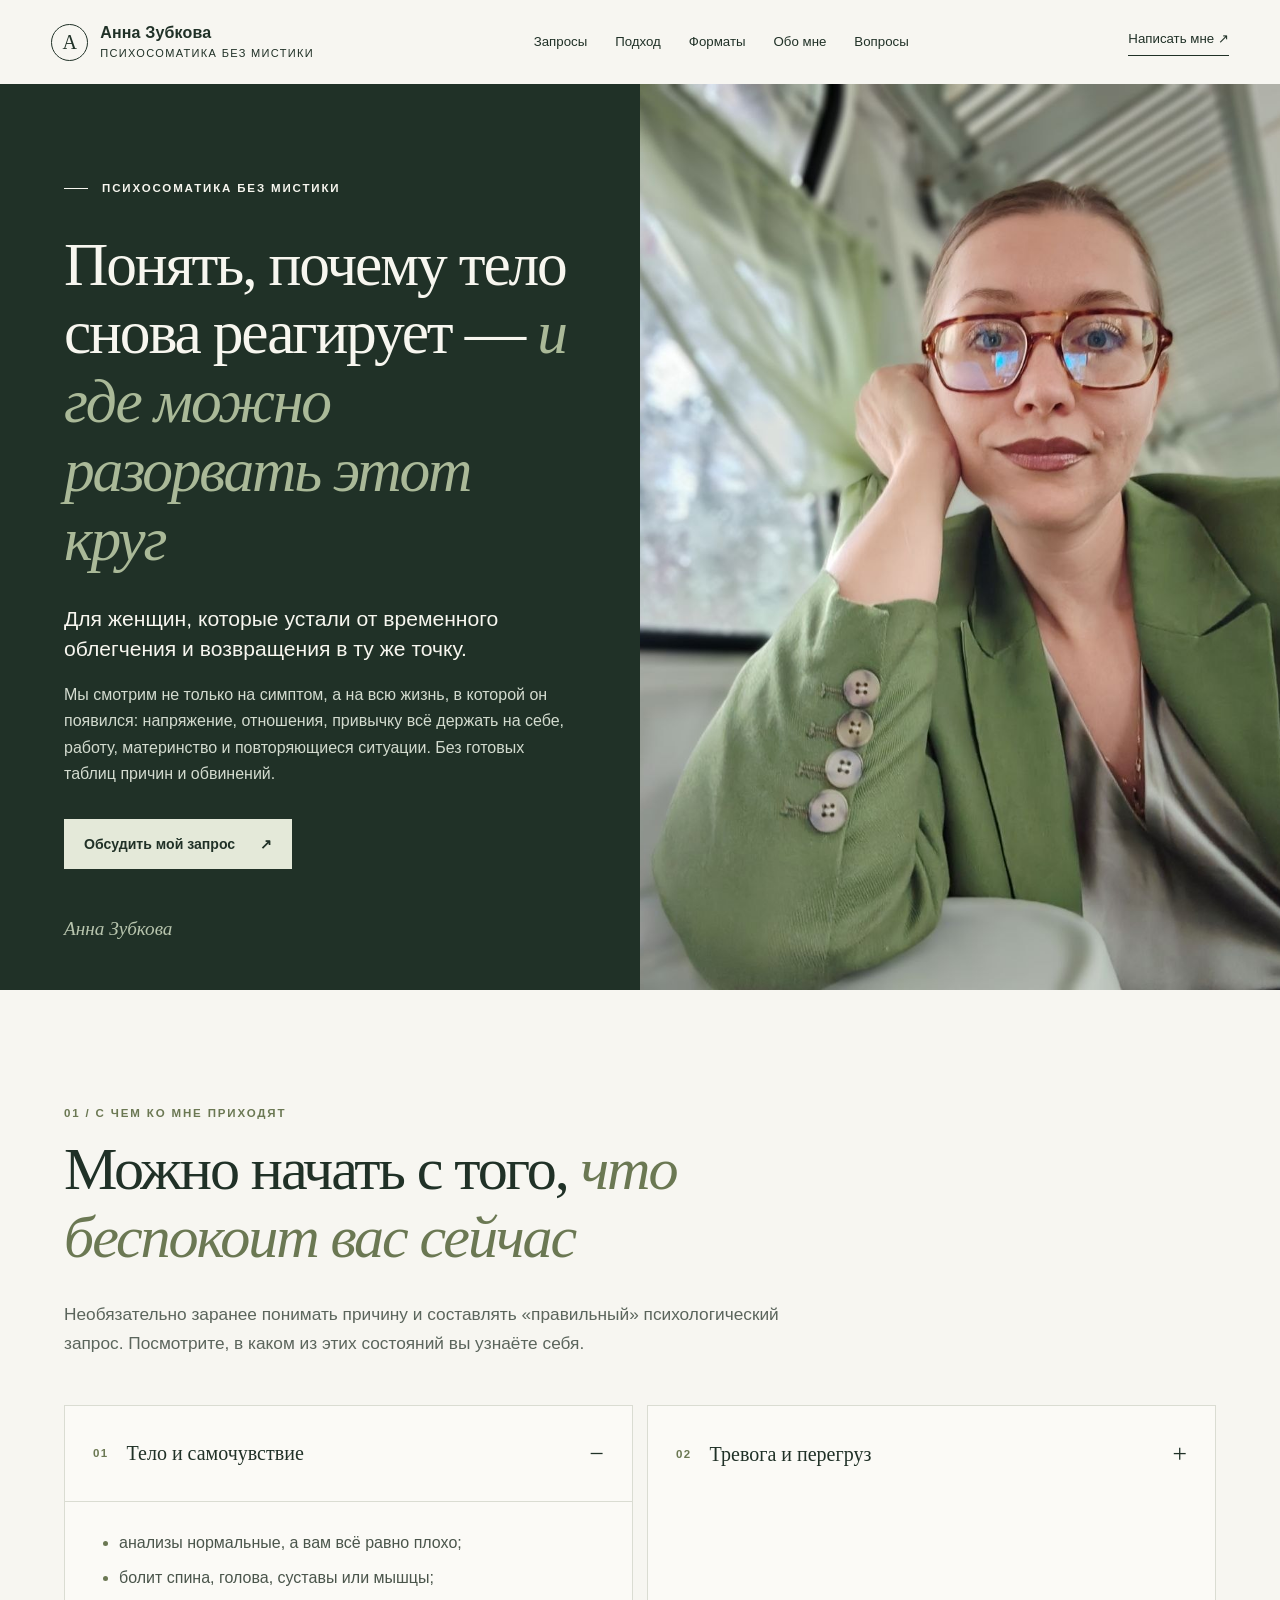
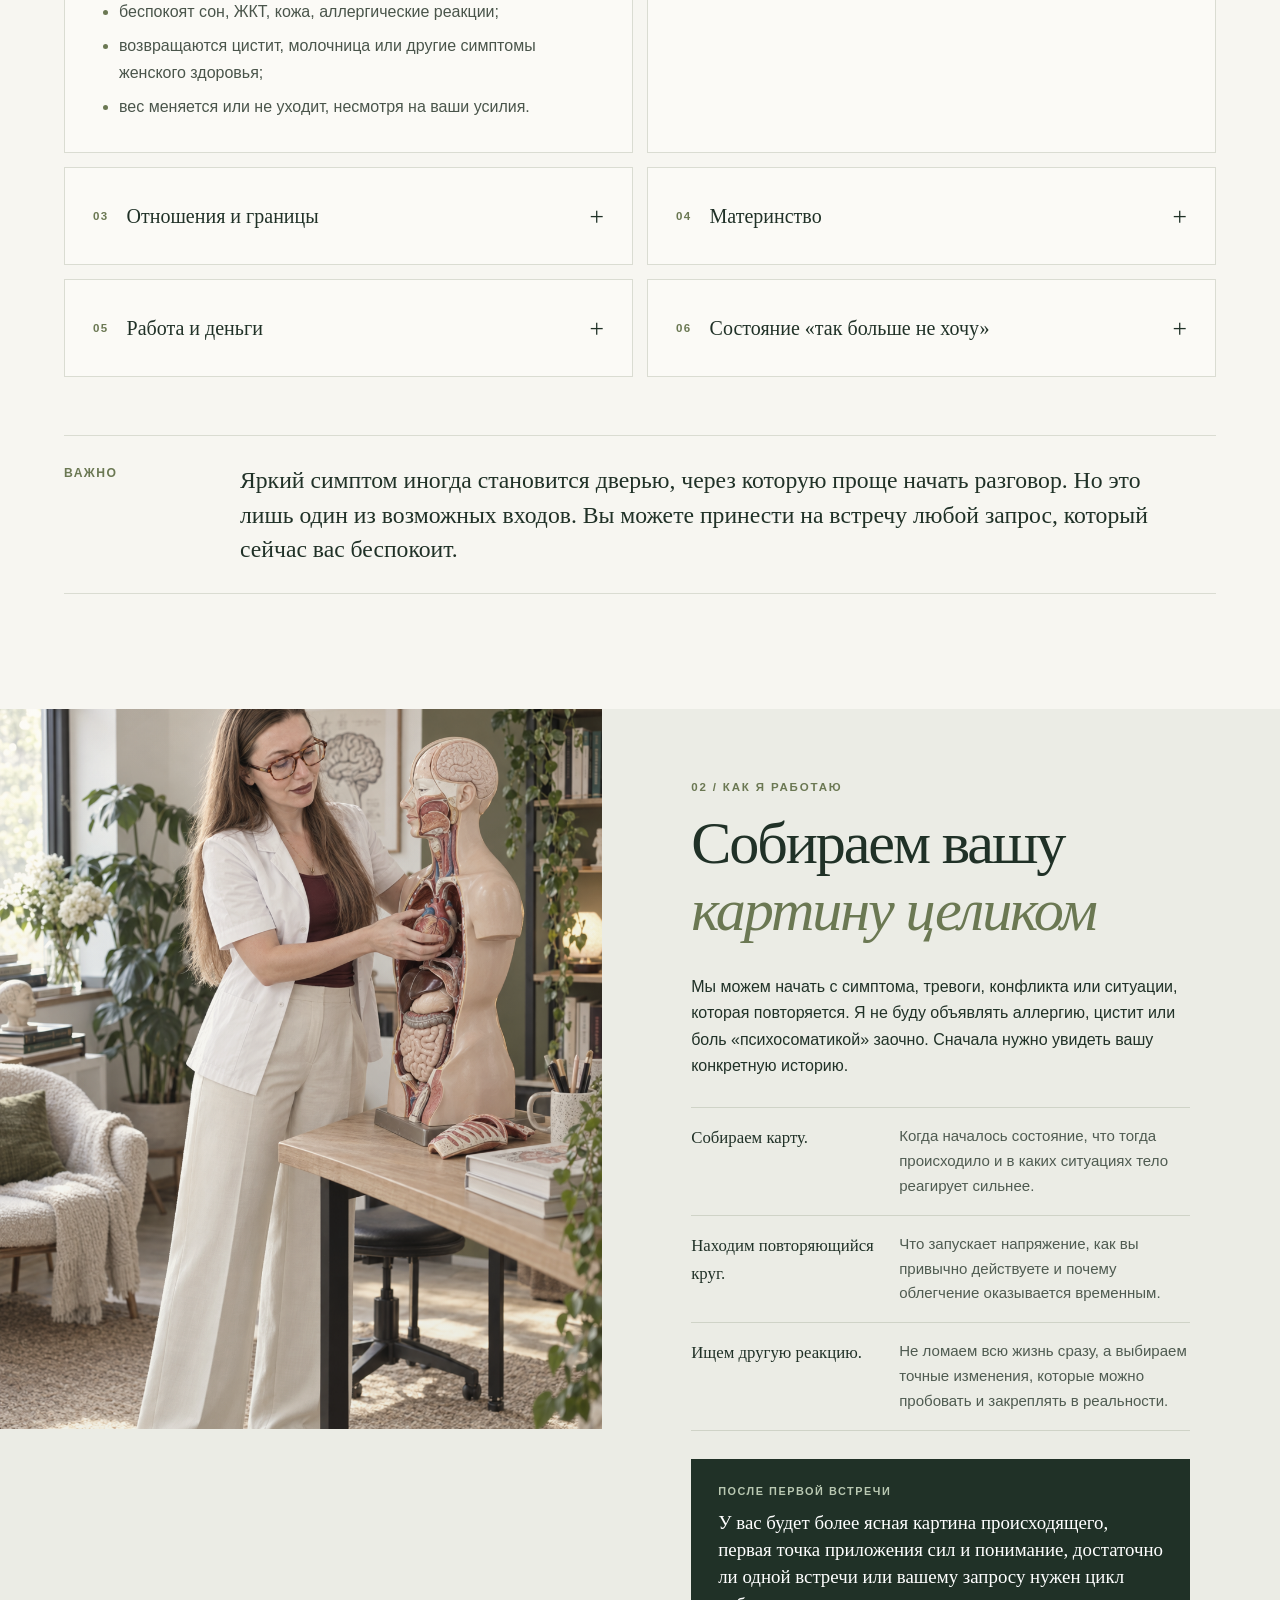
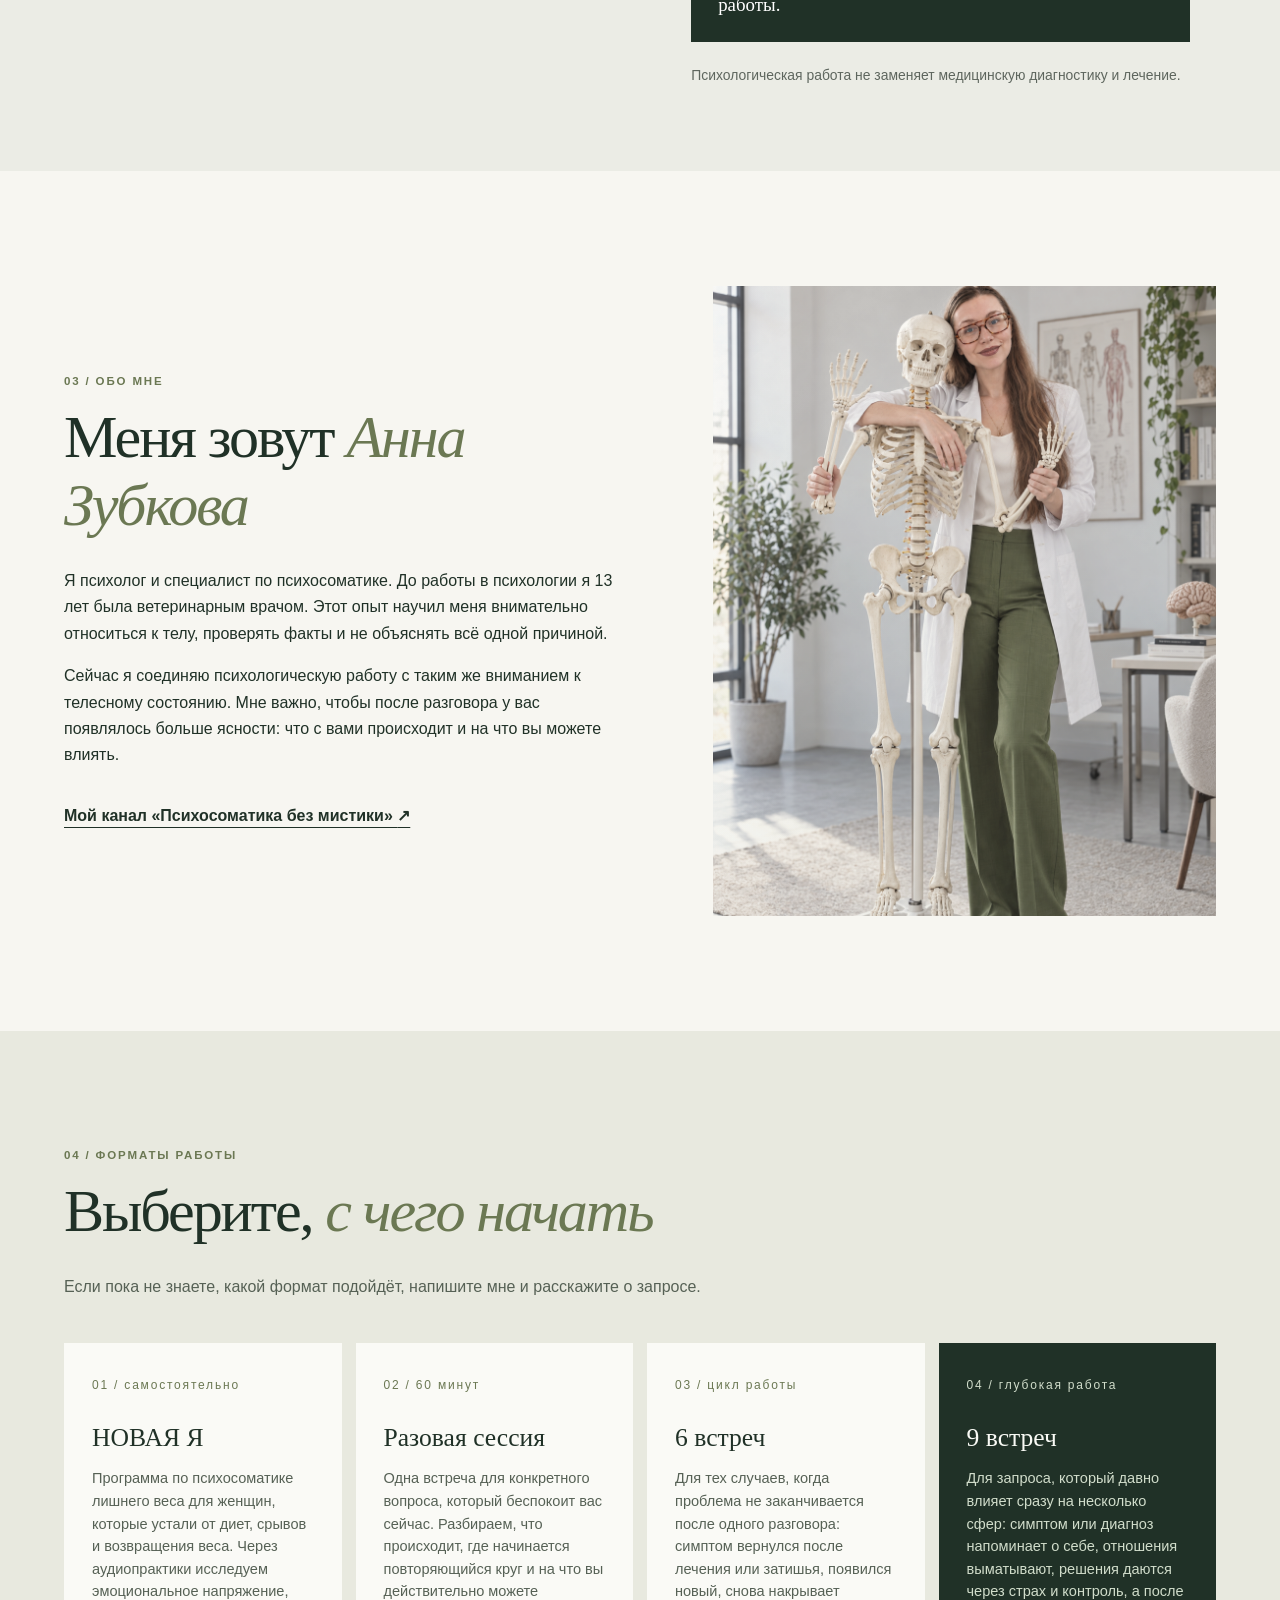
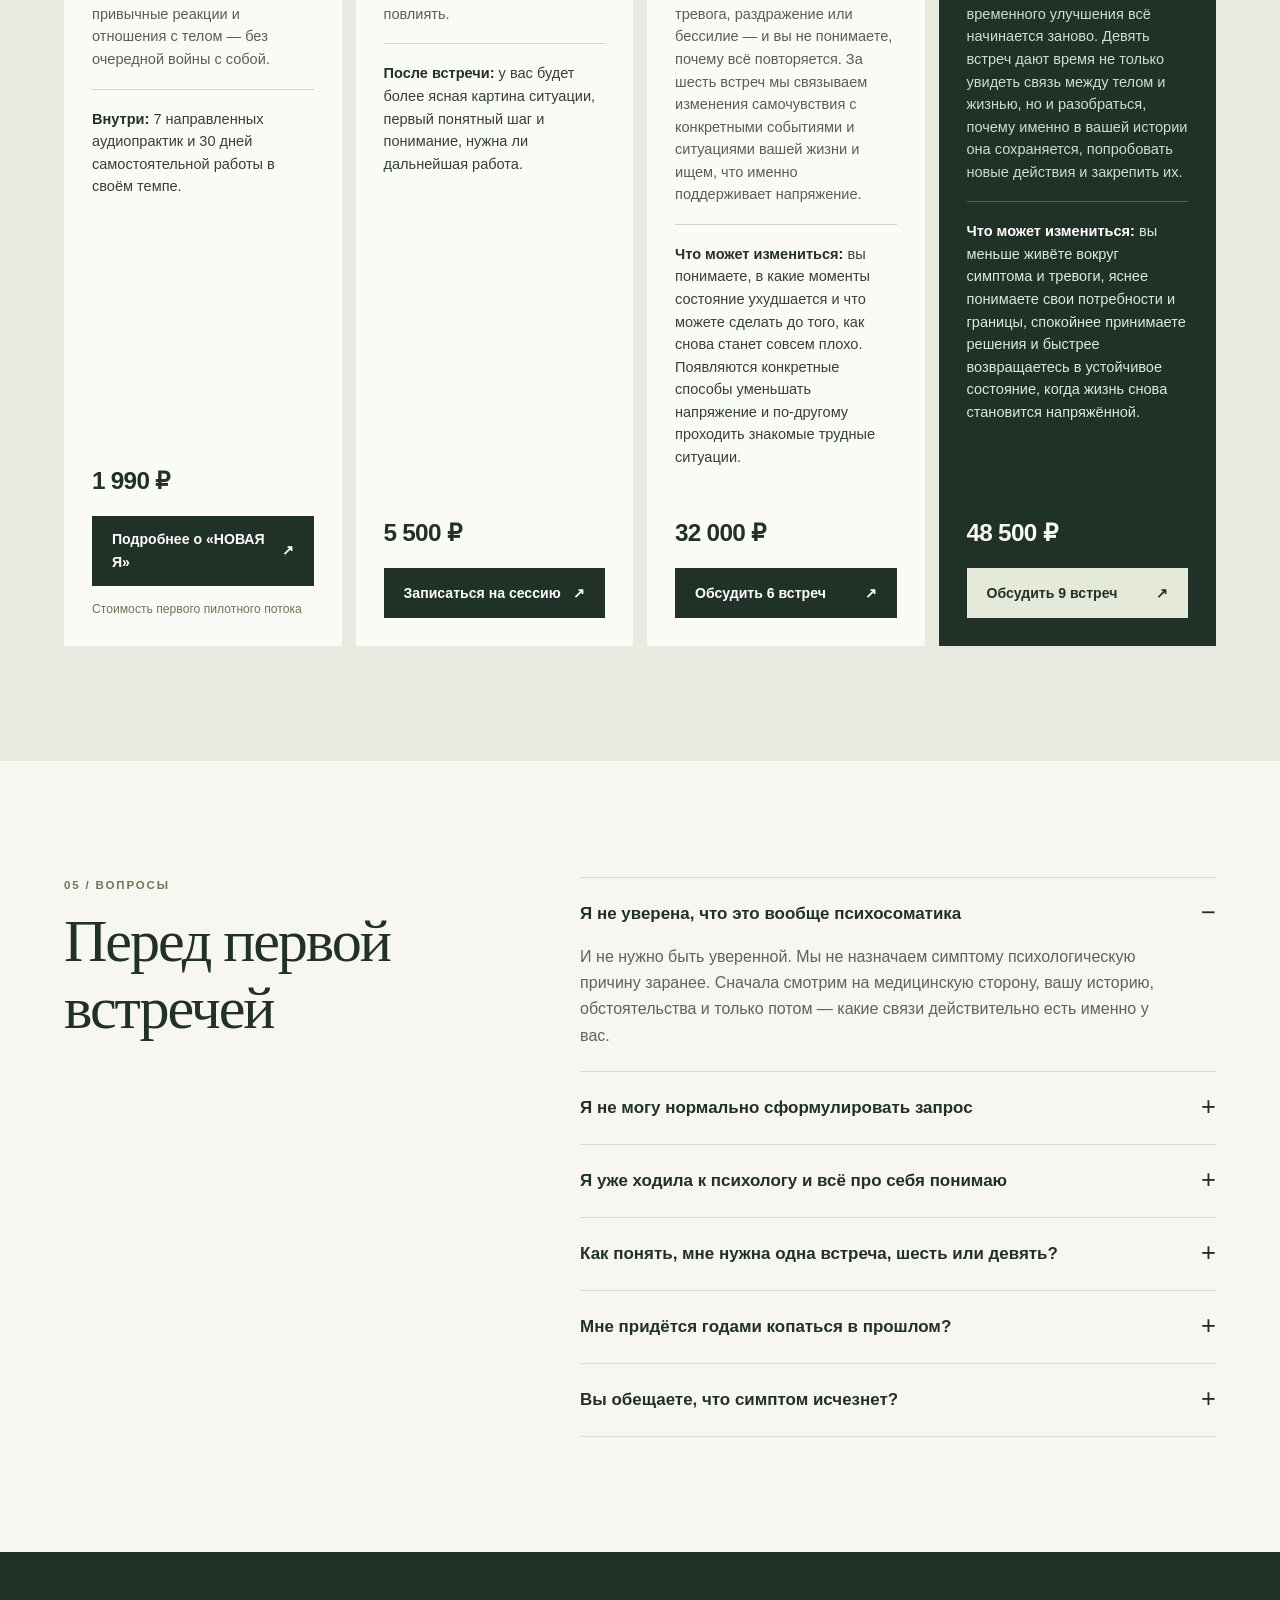
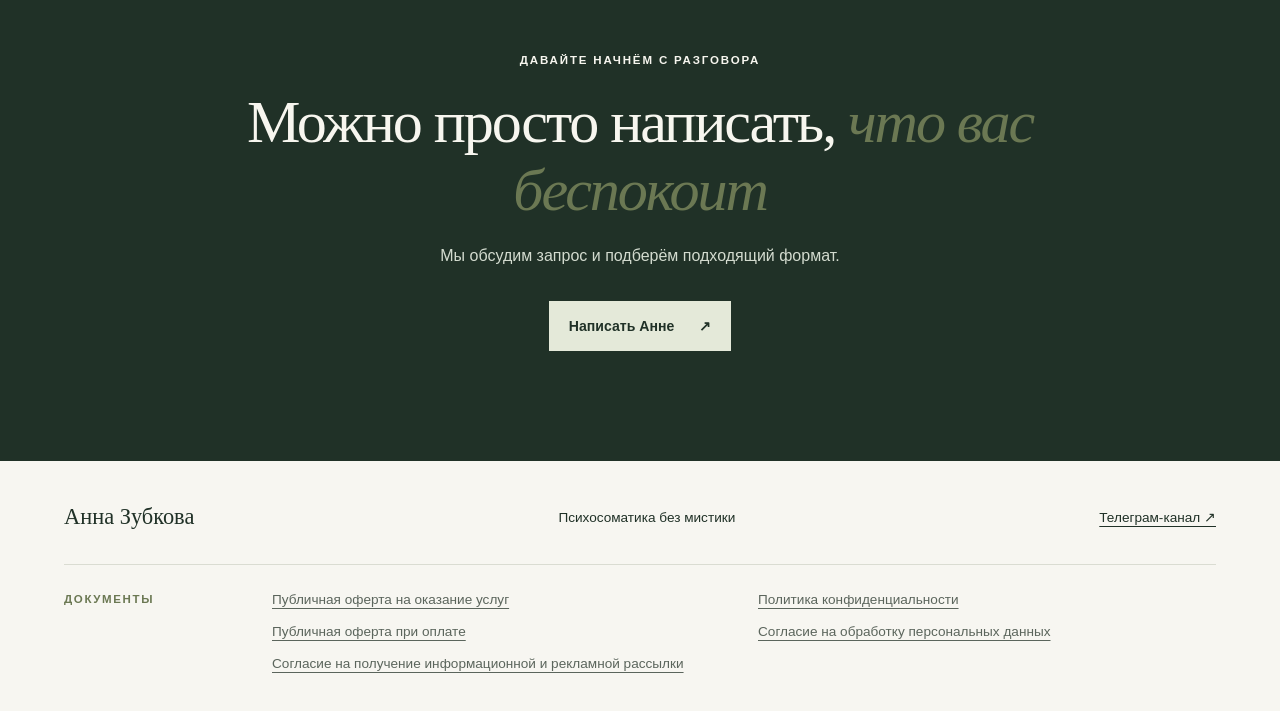
<file: index.html>
<!doctype html>
<html lang="ru">
<head>
  <meta charset="utf-8">
  <meta name="viewport" content="width=device-width, initial-scale=1">
  <meta name="theme-color" content="#203127">
  <meta name="description" content="Анна Зубкова — психолог, специалист по психосоматике. Работа с телесными симптомами, тревогой, перегрузом и жизненными запросами без мистики и обвинений.">
  <title>Анна Зубкова — психосоматика без мистики</title>
  <link rel="icon" type="image/svg+xml" href="data:image/svg+xml,%3Csvg xmlns='http://www.w3.org/2000/svg' viewBox='0 0 64 64'%3E%3Crect width='64' height='64' rx='14' fill='%23203127'/%3E%3Cpath d='M16 43 31 17l17 26M23 33h17' fill='none' stroke='%23e7e2d5' stroke-width='5' stroke-linecap='round' stroke-linejoin='round'/%3E%3C/svg%3E">
  <link rel="stylesheet" href="styles.css">
</head>
<body>
  <header class="site-header">
    <a class="brand" href="#top" aria-label="Анна Зубкова — к началу страницы"><span class="brand-mark">А</span><span>Анна Зубкова<small>Психосоматика без мистики</small></span></a>
    <nav class="nav" aria-label="Основная навигация"><a href="#requests">Запросы</a><a href="#approach">Подход</a><a href="#formats">Форматы</a><a href="#about">Обо мне</a><a href="#faq">Вопросы</a></nav>
    <a class="header-contact" href="https://t.me/meteora1312" target="_blank" rel="noopener noreferrer">Написать мне <span aria-hidden="true">↗</span></a>
  </header>

  <main id="top">
    <section class="hero" aria-labelledby="hero-title">
      <div class="hero-copy">
        <p class="eyebrow"><span class="line"></span> Психосоматика без мистики</p>
        <h1 id="hero-title">Понять, почему тело снова реагирует — <em>и где можно разорвать этот круг</em></h1>
        <p class="hero-lead">Для женщин, которые устали от временного облегчения и возвращения в ту же точку.</p>
        <p class="hero-sub">Мы смотрим не только на симптом, а на всю жизнь, в которой он появился: напряжение, отношения, привычку всё держать на себе, работу, материнство и повторяющиеся ситуации. Без готовых таблиц причин и обвинений.</p>
        <a class="button button-light" href="https://t.me/meteora1312" target="_blank" rel="noopener noreferrer">Обсудить мой запрос <span aria-hidden="true">↗</span></a>
        <p class="hero-sign">Анна Зубкова</p>
      </div>
      <div class="hero-image"><img src="images/anna-green-hero.jpg" alt="Анна Зубкова в зелёном пиджаке" width="959" height="1280" fetchpriority="high"></div>
    </section>

    <section class="section concerns" id="requests" aria-labelledby="requests-title">
      <div class="section-heading"><p class="eyebrow muted">01 / С чем ко мне приходят</p><h2 id="requests-title">Можно начать с того, <em>что беспокоит вас сейчас</em></h2><p class="requests-intro">Необязательно заранее понимать причину и составлять «правильный» психологический запрос. Посмотрите, в каком из этих состояний вы узнаёте себя.</p></div>
      <div class="requests-grid">
        <details class="request-card" open><summary><span><b>01</b>Тело и самочувствие</span></summary><ul><li>анализы нормальные, а вам всё равно плохо;</li><li>болит спина, голова, суставы или мышцы;</li><li>беспокоят сон, ЖКТ, кожа, аллергические реакции;</li><li>возвращаются цистит, молочница или другие симптомы женского здоровья;</li><li>вес меняется или не уходит, несмотря на ваши усилия.</li></ul></details>
        <details class="request-card"><summary><span><b>02</b>Тревога и перегруз</span></summary><ul><li>вы просыпаетесь уже уставшей;</li><li>голова не выключается даже ночью;</li><li>тело напряжено, хотя прямо сейчас ничего не происходит;</li><li>вы всё контролируете, потому что иначе, кажется, всё рухнет;</li><li>отдых есть, а восстановления нет.</li></ul></details>
        <details class="request-card"><summary><span><b>03</b>Отношения и границы</span></summary><ul><li>вы устали объяснять очевидное и копите обиду;</li><li>трудно говорить «нет» и просить о помощи;</li><li>одни и те же конфликты повторяются с партнёром или близкими;</li><li>вы знаете, что нужно всем вокруг, но плохо понимаете, чего хотите сами.</li></ul></details>
        <details class="request-card"><summary><span><b>04</b>Материнство</span></summary><ul><li>вы срываетесь на ребёнка, а потом съедаете себя чувством вины;</li><li>постоянно тревожитесь за здоровье и будущее детей;</li><li>стали функцией для семьи и будто потеряли себя;</li><li>не можете отдыхать, пока дома кому-то что-то нужно.</li></ul></details>
        <details class="request-card"><summary><span><b>05</b>Работа и деньги</span></summary><ul><li>делаете много, а результата и удовлетворения мало;</li><li>страшно проявляться, поднимать цену или просить больше;</li><li>работа выматывает, но решиться на изменения трудно;</li><li>вы снова упираетесь в один и тот же потолок.</li></ul></details>
        <details class="request-card"><summary><span><b>06</b>Состояние «так больше не хочу»</span></summary><ul><li>внешне всё нормально, а внутри пусто;</li><li>ничего особенно не радует, жизнь идёт на автомате;</li><li>вы вроде всё понимаете головой, но реагируете по-старому;</li><li>не можете точно сформулировать запрос, но чувствуете, что пора что-то менять.</li></ul></details>
      </div>
      <div class="statement"><span class="statement-index">Важно</span><p>Яркий симптом иногда становится дверью, через которую проще начать разговор. Но это лишь один из возможных входов. Вы можете принести на встречу любой запрос, который сейчас вас беспокоит.</p></div>
    </section>

    <section class="section approach" id="approach" aria-labelledby="approach-title">
      <div class="approach-image"><img src="images/anna-anatomy.png" alt="Анна рядом с анатомическим макетом человека" width="1024" height="1536" loading="lazy"></div>
      <div class="approach-copy"><p class="eyebrow muted">02 / Как я работаю</p><h2 id="approach-title">Собираем вашу <em>картину целиком</em></h2>
        <p>Мы можем начать с симптома, тревоги, конфликта или ситуации, которая повторяется. Я не буду объявлять аллергию, цистит или боль «психосоматикой» заочно. Сначала нужно увидеть вашу конкретную историю.</p>
        <ol class="process-steps">
          <li><b>Собираем карту.</b><span>Когда началось состояние, что тогда происходило и в каких ситуациях тело реагирует сильнее.</span></li>
          <li><b>Находим повторяющийся круг.</b><span>Что запускает напряжение, как вы привычно действуете и почему облегчение оказывается временным.</span></li>
          <li><b>Ищем другую реакцию.</b><span>Не ломаем всю жизнь сразу, а выбираем точные изменения, которые можно пробовать и закреплять в реальности.</span></li>
        </ol>
        <div class="first-result"><span>После первой встречи</span><p>У вас будет более ясная картина происходящего, первая точка приложения сил и понимание, достаточно ли одной встречи или вашему запросу нужен цикл работы.</p></div>
        <p class="medical-note">Психологическая работа не заменяет медицинскую диагностику и лечение.</p>
      </div>
    </section>

    <section class="section about" id="about" aria-labelledby="about-title">
      <div class="about-copy"><p class="eyebrow muted">03 / Обо мне</p><h2 id="about-title">Меня зовут <em>Анна Зубкова</em></h2>
        <p>Я психолог и специалист по психосоматике. До работы в психологии я 13 лет была ветеринарным врачом. Этот опыт научил меня внимательно относиться к телу, проверять факты и не объяснять всё одной причиной.</p>
        <p>Сейчас я соединяю психологическую работу с таким же вниманием к телесному состоянию. Мне важно, чтобы после разговора у вас появлялось больше ясности: что с вами происходит и на что вы можете влиять.</p>
        <a class="text-link" href="https://t.me/+_AxSTTQd2jU5YWUy" target="_blank" rel="noopener noreferrer">Мой канал «Психосоматика без мистики» <span aria-hidden="true">↗</span></a>
      </div>
      <div class="about-image"><img src="images/anna-skeleton.png" alt="Анна рядом с учебным макетом скелета" width="1024" height="1536" loading="lazy"></div>
    </section>

    <section class="section formats" id="formats" aria-labelledby="formats-title"><div class="section-heading"><p class="eyebrow muted">04 / Форматы работы</p><h2 id="formats-title">Выберите, <em>с чего начать</em></h2><p>Если пока не знаете, какой формат подойдёт, напишите мне и расскажите о запросе.</p></div>
      <div class="format-grid">
        <article class="format-card">
          <div>
            <span class="format-number">01 / самостоятельно</span>
            <h3>НОВАЯ Я</h3>
            <p>Программа по психосоматике лишнего веса для женщин, которые устали от диет, срывов и возвращения веса. Через аудиопрактики исследуем эмоциональное напряжение, привычные реакции и отношения с телом — без очередной войны с собой.</p>
            <p class="format-result"><b>Внутри:</b> 7 направленных аудиопрактик и 30 дней самостоятельной работы в своём темпе.</p>
          </div>
          <div class="format-bottom">
            <strong>1 990 ₽</strong>
            <a class="button button-dark" href="https://annapsyho.github.io/novaya-ya/?v=20261012-2040" target="_blank" rel="noopener noreferrer">Подробнее о «НОВАЯ Я» <span aria-hidden="true">↗</span></a>
            <span class="format-note">Стоимость первого пилотного потока</span>
          </div>
        </article>
        <article class="format-card"><div><span class="format-number">02 / 60 минут</span><h3>Разовая сессия</h3><p>Одна встреча для конкретного вопроса, который беспокоит вас сейчас. Разбираем, что происходит, где начинается повторяющийся круг и на что вы действительно можете повлиять.</p><p class="format-result"><b>После встречи:</b> у вас будет более ясная картина ситуации, первый понятный шаг и понимание, нужна ли дальнейшая работа.</p></div><div class="format-bottom"><strong>5 500 ₽</strong><a class="button button-dark" href="https://t.me/meteora1312" target="_blank" rel="noopener noreferrer">Записаться на сессию <span aria-hidden="true">↗</span></a></div></article>
        <article class="format-card"><div><span class="format-number">03 / цикл работы</span><h3>6 встреч</h3><p>Для тех случаев, когда проблема не заканчивается после одного разговора: симптом вернулся после лечения или затишья, появился новый, снова накрывает тревога, раздражение или бессилие — и вы не понимаете, почему всё повторяется. За шесть встреч мы связываем изменения самочувствия с конкретными событиями и ситуациями вашей жизни и ищем, что именно поддерживает напряжение.</p><p class="format-result"><b>Что может измениться:</b> вы понимаете, в какие моменты состояние ухудшается и что можете сделать до того, как снова станет совсем плохо. Появляются конкретные способы уменьшать напряжение и по-другому проходить знакомые трудные ситуации.</p></div><div class="format-bottom"><strong>32 000 ₽</strong><a class="button button-dark" href="https://t.me/meteora1312" target="_blank" rel="noopener noreferrer">Обсудить 6 встреч <span aria-hidden="true">↗</span></a></div></article>
        <article class="format-card featured"><div><span class="format-number">04 / глубокая работа</span><h3>9 встреч</h3><p>Для запроса, который давно влияет сразу на несколько сфер: симптом или диагноз напоминает о себе, отношения выматывают, решения даются через страх и контроль, а после временного улучшения всё начинается заново. Девять встреч дают время не только увидеть связь между телом и жизнью, но и разобраться, почему именно в вашей истории она сохраняется, попробовать новые действия и закрепить их.</p><p class="format-result"><b>Что может измениться:</b> вы меньше живёте вокруг симптома и тревоги, яснее понимаете свои потребности и границы, спокойнее принимаете решения и быстрее возвращаетесь в устойчивое состояние, когда жизнь снова становится напряжённой.</p></div><div class="format-bottom"><strong>48 500 ₽</strong><a class="button button-light" href="https://t.me/meteora1312" target="_blank" rel="noopener noreferrer">Обсудить 9 встреч <span aria-hidden="true">↗</span></a></div></article>
      </div>
    </section>

    <section class="section faq" id="faq" aria-labelledby="faq-title"><div class="section-heading"><p class="eyebrow muted">05 / Вопросы</p><h2 id="faq-title">Перед первой встречей</h2></div><div class="faq-list">
      <details open><summary>Я не уверена, что это вообще психосоматика</summary><p>И не нужно быть уверенной. Мы не назначаем симптому психологическую причину заранее. Сначала смотрим на медицинскую сторону, вашу историю, обстоятельства и только потом — какие связи действительно есть именно у вас.</p></details>
      <details><summary>Я не могу нормально сформулировать запрос</summary><p>Можно написать так, как получается: «мне плохо», «я опять сорвалась», «всё держу на себе», «тело снова чудит». На встрече мы разберёмся, что из этого сейчас главное.</p></details>
      <details><summary>Я уже ходила к психологу и всё про себя понимаю</summary><p>Понимание не всегда меняет автоматическую реакцию. Поэтому мы смотрим не только на то, почему так получилось, но и на конкретный момент, в котором вы снова начинаете действовать по-старому.</p></details>
      <details><summary>Как понять, мне нужна одна встреча, шесть или девять?</summary><p>Одна встреча подходит, если вы хотите разобрать один конкретный вопрос и понять, с чего начать. Шесть — если симптом, тревога или болезненная ситуация повторяются и одного разговора недостаточно. Девять — если проблема тянется давно и уже отражается сразу на самочувствии, отношениях, работе или важных решениях. Если сомневаетесь, сначала напишите мне.</p></details>
      <details><summary>Мне придётся годами копаться в прошлом?</summary><p>Нет. Мы обращаемся к прошлому только там, где оно помогает понять сегодняшнюю реакцию. Работа строится вокруг вашего нынешнего состояния и того, что можно менять в реальной жизни.</p></details>
      <details><summary>Вы обещаете, что симптом исчезнет?</summary><p>Нет. У телесных симптомов могут быть разные причины. Я помогаю разобраться с психологическим и жизненным контекстом состояния, но не обещаю медицинский результат и не заменяю врача.</p></details>
    </div></section>

    <section class="closing"><p class="eyebrow">Давайте начнём с разговора</p><h2>Можно просто написать, <em>что вас беспокоит</em></h2><p>Мы обсудим запрос и подберём подходящий формат.</p><a class="button button-light" href="https://t.me/meteora1312" target="_blank" rel="noopener noreferrer">Написать Анне <span aria-hidden="true">↗</span></a></section>
  </main>
  <footer class="site-footer">
    <div class="footer-main"><a class="footer-brand" href="#top">Анна Зубкова</a><span>Психосоматика без мистики</span><a href="https://t.me/+_AxSTTQd2jU5YWUy" target="_blank" rel="noopener noreferrer">Телеграм-канал ↗</a></div>
    <div class="footer-documents" aria-label="Юридические документы">
      <span class="footer-documents-title">Документы</span>
      <a href="https://disk.yandex.ru/i/dGnQ_CPQ_0ZPvw" target="_blank" rel="noopener noreferrer">Публичная оферта на оказание услуг</a>
      <a href="https://disk.yandex.ru/i/eS4unDjoyxO7ww" target="_blank" rel="noopener noreferrer">Политика конфиденциальности</a>
      <a href="https://disk.yandex.ru/i/03C6Bfu-hE9dow" target="_blank" rel="noopener noreferrer">Публичная оферта при оплате</a>
      <a href="https://disk.yandex.ru/i/EY8X-3JhT8fGIw" target="_blank" rel="noopener noreferrer">Согласие на обработку персональных данных</a>
      <a href="https://disk.yandex.ru/i/Dt00-QcCVnCvow" target="_blank" rel="noopener noreferrer">Согласие на получение информационной и рекламной рассылки</a>
    </div>
  </footer>
</body>
</html>
</file>
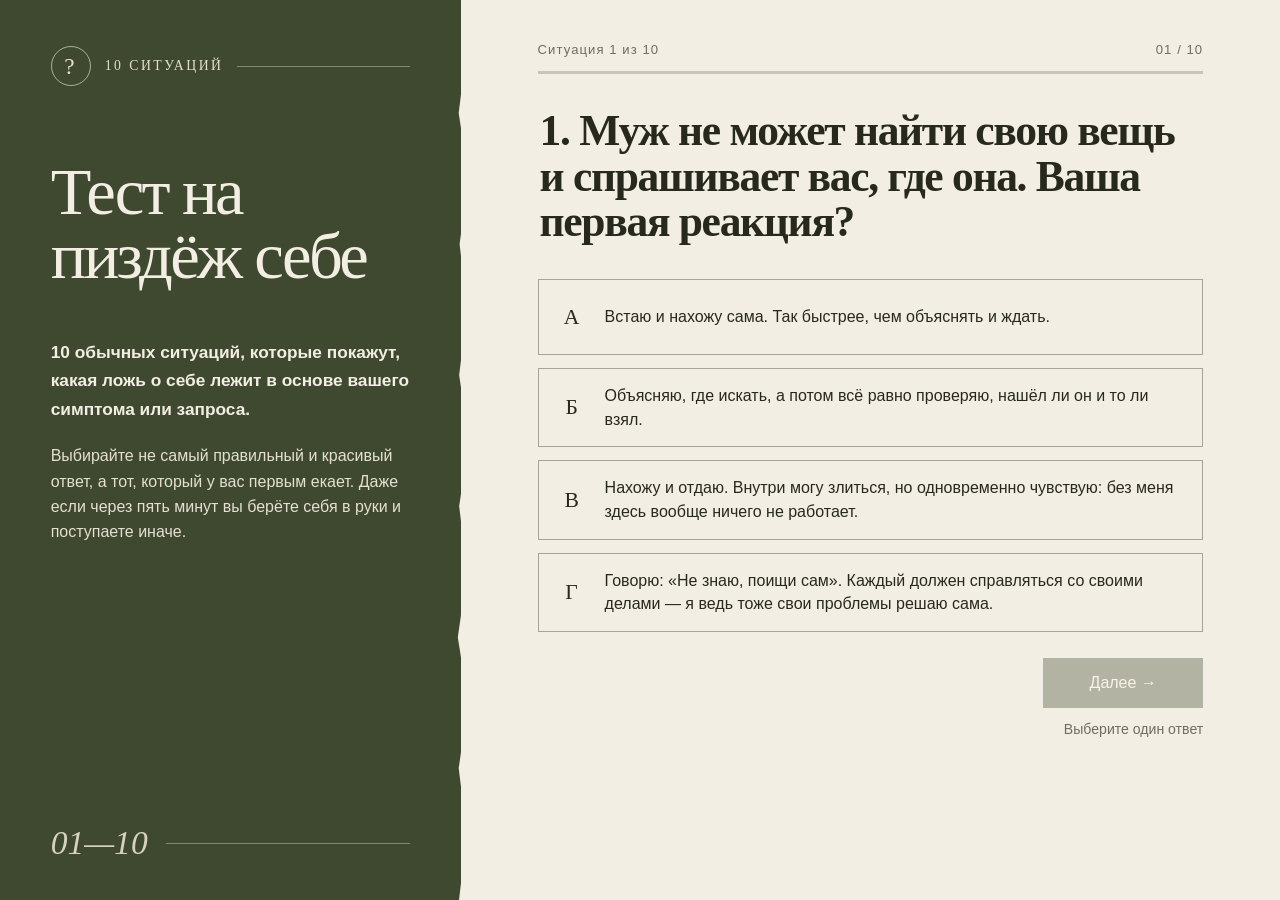
<file: test/index.html>
<!doctype html>
<html lang="ru">
<head>
  <meta charset="utf-8">
  <meta name="viewport" content="width=device-width, initial-scale=1">
  <title>Тест на пиздёж себе</title>
  <meta name="description" content="10 обычных ситуаций, которые покажут, какая ложь о себе лежит в основе вашего симптома или запроса.">
  <link rel="icon" type="image/svg+xml" href="data:image/svg+xml,%3Csvg xmlns='http://www.w3.org/2000/svg' viewBox='0 0 64 64'%3E%3Crect width='64' height='64' rx='14' fill='%233f4930'/%3E%3Cpath d='M19 20c4-6 11-9 18-7 8 2 12 9 10 16-2 6-8 8-12 12-2 2-3 4-3 7' fill='none' stroke='%23f3eee4' stroke-width='5' stroke-linecap='round'/%3E%3Ccircle cx='31.5' cy='54' r='3' fill='%23f3eee4'/%3E%3C/svg%3E">
  <style>
    :root{--olive:#3f4930;--olive-deep:#354027;--cream:#f3eee4;--ink:#27291f;--muted:#6e6d63;--line:#536044;--white:#fffdf6}
    *{box-sizing:border-box}
    html,body{margin:0;min-height:100%;background:var(--cream);color:var(--ink);font-family:Arial,Helvetica,sans-serif;font-size:16px}
    body{min-height:100vh}
    button,a{font:inherit}
    button{color:inherit}
    .shell{min-height:100vh;display:grid;grid-template-columns:minmax(345px,36vw) 1fr}
    .intro{position:sticky;top:0;height:100vh;background:var(--olive);color:var(--cream);padding:46px 11% 38px;display:flex;flex-direction:column;overflow:hidden}
    .intro:after{content:"";position:absolute;right:-24px;top:-2%;width:45px;height:104%;background:var(--cream);clip-path:polygon(42% 0,60% 7%,42% 14%,64% 21%,44% 28%,61% 35%,43% 42%,65% 49%,43% 56%,61% 63%,40% 70%,63% 77%,42% 84%,60% 91%,38% 100%,100% 100%,100% 0)}
    .kicker{display:flex;align-items:center;gap:14px;text-transform:uppercase;letter-spacing:.18em;font-family:Georgia,serif;font-size:.86rem;color:#e4dfcf}
    .mark{width:40px;height:40px;border:1px solid rgba(255,255,255,.55);border-radius:50%;display:grid;place-items:center;font-size:1.45rem;font-family:Georgia,serif}
    .kicker-line{height:1px;background:rgba(255,255,255,.35);flex:1;min-width:30px}
    h1{font-family:Georgia,'Times New Roman',serif;font-size:clamp(3rem,5.2vw,5.4rem);line-height:.96;font-weight:400;margin:74px 0 50px;letter-spacing:-.04em;max-width:560px}
    .lead{font-size:1.08rem;line-height:1.65;max-width:400px;margin:0 0 20px}
    .hint{font-size:1rem;line-height:1.58;color:#e5dfd2;max-width:410px;margin:0}
    .folio{margin-top:auto;display:flex;align-items:center;gap:18px;font-family:Georgia,serif;font-style:italic;font-size:2.1rem;color:#d7d1c0}
    .folio:after{content:"";height:1px;background:rgba(255,255,255,.34);flex:1}
    .test-panel{min-width:0;padding:42px clamp(34px,6vw,90px) 70px}
    .topline{display:flex;justify-content:space-between;gap:20px;color:var(--muted);font-size:.82rem;letter-spacing:.08em;margin-bottom:14px}
    .progress{height:3px;background:#c8c4b9;margin-bottom:34px;overflow:hidden}
    .progress span{display:block;height:100%;background:var(--olive);transition:width .35s ease}
    fieldset{border:0;padding:0;margin:0}
    legend,.result h2{font-family:Georgia,'Times New Roman',serif;font-size:clamp(2rem,3.4vw,3.45rem);line-height:1.05;font-weight:400;letter-spacing:-.03em;margin:0 0 34px}
    .options{display:grid;gap:13px}
    .option{width:100%;background:transparent;border:1px solid #a6a397;min-height:76px;padding:15px 18px;display:flex;align-items:center;gap:18px;text-align:left;cursor:pointer;transition:.18s ease}
    .option:hover,.option:focus-visible{border-color:var(--olive);background:rgba(63,73,48,.06);outline:none}
    .option.selected{background:var(--olive);color:var(--white);border-color:var(--olive)}
    .letter{font-family:Georgia,serif;font-size:1.35rem;width:30px;flex:0 0 30px;text-align:center}
    .option-text{line-height:1.48}
    .controls{display:flex;align-items:center;gap:12px;margin-top:26px}
    .btn{border:1px solid var(--olive);padding:14px 22px;min-height:50px;cursor:pointer;background:transparent}
    .btn.primary{margin-left:auto;background:var(--olive);color:var(--white);min-width:160px}
    .btn:disabled{opacity:.35;cursor:not-allowed}
    .choose{margin:13px 0 0;text-align:right;color:var(--muted);font-size:.88rem}
    .result{animation:fade .3s ease}
    .result h2{border:2px solid var(--ink);padding:5px 0 3px;margin-bottom:30px}
    .eyebrow{margin:0 0 10px}
    .core{background:var(--olive);color:var(--white);padding:25px 28px;margin:0 0 34px;font-family:Georgia,serif;font-size:1.4rem;line-height:1.45}
    .trap{font-weight:700;text-transform:uppercase;margin:0 0 24px}
    .copy p{line-height:1.62;margin:0 0 18px}
    .copy strong{font-weight:700}
    .telegram{display:inline-flex;align-items:center;gap:12px;background:var(--olive);color:var(--white);padding:16px 22px;text-decoration:none;margin:8px 0 18px}
    .retry{display:block;border:0;background:none;text-decoration:underline;text-underline-offset:4px;padding:8px 0;cursor:pointer}
    @keyframes fade{from{opacity:0;transform:translateY(8px)}to{opacity:1;transform:none}}
    @media (max-width:820px){
      .shell{display:block}.intro{position:relative;height:auto;min-height:440px;padding:28px 28px 42px}.intro:after{display:none}
      h1{font-size:3.8rem;margin:50px 0 30px}.lead,.hint{max-width:100%}.folio{margin-top:42px}.test-panel{padding:32px 22px 54px}
      legend,.result h2{font-size:2.15rem}.option{padding:14px;gap:12px}.core{padding:22px;font-size:1.24rem}
    }
    @media (max-width:440px){h1{font-size:3.1rem}.intro{min-height:0}.kicker{font-size:.73rem}.controls{flex-wrap:wrap}.btn.primary{width:100%;order:-1}.choose{text-align:left}}
    @media (prefers-reduced-motion:reduce){*{scroll-behavior:auto!important;animation:none!important;transition:none!important}}
    .voice-speeds{display:flex;align-items:center;gap:8px;margin:-12px 0 28px;font-size:.9rem}.voice-speed{border:1px solid var(--olive);background:transparent;color:var(--olive);padding:7px 12px;cursor:pointer}.voice-speed.active{background:var(--olive);color:var(--white)}
    [hidden]{display:none!important} #mapFrame{display:block;width:100%;height:100vh;border:0;background:#f3edda}
  </style>
</head>
<body>
  <main class="shell">
    <aside class="intro">
      <div class="kicker"><span class="mark">?</span><span>10 ситуаций</span><span class="kicker-line"></span></div>
      <h1>Тест на<br>пиздёж себе</h1>
      <p class="lead"><strong>10 обычных ситуаций, которые покажут, какая ложь о себе лежит в основе вашего симптома или запроса.</strong></p>
      <p class="hint">Выбирайте не самый правильный и красивый ответ, а тот, который у вас первым екает. Даже если через пять минут вы берёте себя в руки и поступаете иначе.</p>
      <div class="folio">01—10</div>
    </aside>
    <section class="test-panel" aria-label="Тест">
      <div id="app"></div>
    </section>
  </main>
  <iframe id="mapFrame" title="Карта принятых решений и общий результат" hidden></iframe>
  <script>
    const mapDocument="<!doctype html>\n<html lang=\"ru\">\n<head>\n  <meta charset=\"utf-8\">\n  <meta name=\"viewport\" content=\"width=device-width, initial-scale=1\">\n  <title>Карта принятых решений · Анна<\/title>\n  <meta name=\"description\" content=\"Что вы однажды решили о себе — и до сих пор считаете правдой. Практика самонаблюдения Анны Зубковой.\">\n  <link rel=\"icon\" type=\"image/svg+xml\" href=\"data:image/svg+xml,%3Csvg xmlns='http://www.w3.org/2000/svg' viewBox='0 0 64 64'%3E%3Crect width='64' height='64' rx='14' fill='%23f3edda'/%3E%3Cg stroke='%23444f2d' stroke-width='4' stroke-linecap='round'%3E%3Cpath d='M32 10v44M10 32h44M17 17l30 30M47 17L17 47'/%3E%3C/g%3E%3C/svg%3E\">\n  <style>\n    :root{--paper:#f3edda;--paper-2:#f8f3e4;--ink:#2b3020;--olive:#46522d;--olive-soft:#697354;--line:#cfc8b3;--blue:#4f82ab;--red:#b85a4d;--green:#65885a;--pink:#bf7890;--orange:#bd7c35;--violet:#725d8f}\n    *{box-sizing:border-box}\n    html{scroll-behavior:smooth}\n    body{margin:0;min-height:100vh;background:var(--paper);color:var(--ink);font-family:Arial,Helvetica,sans-serif;font-size:16px;line-height:1.55}\n    button,a{font:inherit;color:inherit}\n    button{cursor:pointer}\n    .wrap{width:min(1190px,calc(100% - 46px));margin:0 auto}\n    header{height:88px;border-bottom:1px solid rgba(65,72,45,.18);display:flex;align-items:center}\n    header .wrap{display:flex;align-items:center;justify-content:space-between;gap:20px}\n    .brand{display:flex;align-items:center;gap:16px;text-decoration:none;font-size:.78rem;letter-spacing:.16em;font-weight:700}\n    .star{font-family:Georgia,serif;font-size:2rem;line-height:1}\n    .header-note{color:#707164;font-size:.85rem}\n    .hero{display:grid;grid-template-columns:1fr 1fr;gap:9%;padding:40px 0 38px;align-items:start}\n    .eyebrow{font-size:.75rem;letter-spacing:.23em;font-weight:700;margin:0 0 16px}\n    h1,h2,h3{font-family:Georgia,'Times New Roman',serif;font-weight:400;letter-spacing:-.025em}\n    h1{font-size:clamp(3.2rem,5.4vw,5.5rem);line-height:.88;margin:0 0 26px}\n    h1 em{display:block;font-weight:400;color:#56613e}\n    .subhead{font-family:Georgia,serif;font-size:1.25rem;max-width:520px;margin:0}\n    .hero-copy{padding-top:30px;color:#5e6252;font-size:1.02rem;max-width:520px}\n    details{margin-top:18px}summary{cursor:pointer;display:inline-block;border-bottom:1px solid #777a69;font-size:.88rem}summary::marker{content:''}summary:before{content:'▸';margin-right:9px}details[open] summary:before{content:'▾'}details p{font-size:.9rem;max-width:500px}\n    .work{display:grid;grid-template-columns:minmax(0,1fr) 290px;gap:36px;align-items:start}\n    .map{border-top:1px solid #6d705f;padding-top:24px}\n    .map-head{display:flex;align-items:flex-start;justify-content:space-between;gap:20px;margin-bottom:20px}\n    h2{font-size:2rem;line-height:1.05;margin:0 0 12px}.count-label{font-size:.85rem;color:#77796d;white-space:nowrap;margin-top:10px}\n    .introline{margin:0;color:#4f5246;max-width:760px}\n    .decisions{display:grid;gap:10px}\n    .decision{position:relative;display:grid;grid-template-columns:28px 34px 1fr;gap:14px;align-items:start;border:1px solid var(--line);background:rgba(255,255,255,.22);padding:20px;cursor:pointer;transition:.16s ease}\n    .decision:hover{border-color:#92947f;background:rgba(255,255,255,.36)}\n    .decision.selected{border-color:var(--olive);box-shadow:inset 4px 0 0 var(--olive);background:rgba(255,255,255,.5)}\n    .decision.disabled{opacity:.48;cursor:not-allowed}\n    .decision input{width:20px;height:20px;margin:2px 0 0;accent-color:var(--olive)}\n    .num{font-size:.75rem;color:#818277;padding-top:3px;letter-spacing:.08em}\n    .decision-text{font-size:1.02rem;line-height:1.45}\n    .tag{display:block;margin-top:8px;font-size:.77rem;color:#737568}\n    .dot{display:inline-block;width:8px;height:8px;border-radius:50%;margin-right:7px;background:var(--cat)}\n    .side{position:sticky;top:24px}\n    .choice{background:var(--olive);color:var(--paper-2);padding:25px 24px 24px;margin-bottom:26px}\n    .choice .eyebrow{margin-bottom:17px}.choice-total{display:flex;align-items:end;gap:9px;margin-bottom:18px}.choice-total strong{font-family:Georgia,serif;font-size:4rem;font-weight:400;line-height:.9}.choice-total span{font-size:.78rem;margin-bottom:5px}\n    .meter{height:3px;background:rgba(255,255,255,.23);margin:0 0 16px}.meter span{display:block;height:100%;background:#e9e2cd;transition:width .2s ease}\n    .choice-status{font-size:.82rem;min-height:42px;margin:0 0 17px}\n    .primary{width:100%;border:0;background:#7d8667;color:white;padding:15px 14px;font-weight:700}.primary:disabled{opacity:.5;cursor:not-allowed}.primary:not(:disabled):hover{background:#8d9677}\n    .after{padding:0 6px}.after .eyebrow{color:#74766a}.after h3{font-size:1.7rem;line-height:1.04;margin:0 0 18px}.after p{font-size:.85rem;color:#74766a}.after a{text-underline-offset:4px}\n    footer{display:flex;align-items:center;justify-content:space-between;gap:20px;border-top:1px solid rgba(65,72,45,.18);padding:28px 0;margin-top:60px;font-size:.8rem;color:#696b60}.footer-title{letter-spacing:.13em;font-weight:700}\n    .results{padding:34px 0 20px}.edit{border:0;background:none;padding:0 0 22px;text-decoration:underline;text-underline-offset:5px}\n    .results-layout{display:grid;grid-template-columns:minmax(0,1fr) 330px;gap:40px;align-items:start}\n    .card{background:#f8f2df;border:1px solid #c9c0a6;box-shadow:0 16px 35px rgba(55,58,39,.12);padding:34px}\n    .ready{color:#6f725f;font-size:.72rem;letter-spacing:.2em;font-weight:700;margin:0 0 10px}.card-title{font-size:.72rem;letter-spacing:.17em;margin:0}.card h1{font-size:3.4rem;line-height:.95;margin:8px 0 22px}.page-number{float:right;font-size:.85rem;color:#76776a;margin-top:-54px}\n    .selected-list{display:grid;gap:12px;margin:0 0 24px}.selected-item{display:grid;grid-template-columns:32px 1fr;gap:12px;border-top:1px solid #d7cfb9;padding-top:12px}.selected-item:first-child{border-top:1px solid #8d8d7d}.selected-item .text{line-height:1.35}.selected-item .tag{margin-top:5px}\n    .summary{border-top:1px solid #686b58;padding-top:20px}.summary h2{font-size:1.65rem}.summary-note{font-size:.86rem;color:#66685b}.scores{display:grid;grid-template-columns:repeat(3,1fr);gap:8px;margin:18px 0}.score{border:1px solid #d0c8b3;padding:10px}.score-label{font-size:.68rem;text-transform:uppercase;color:#74766a}.score strong{display:block;font-family:Georgia,serif;font-size:1.55rem;font-weight:400}.ties{font-size:.8rem;margin:9px 0}.signature{display:flex;justify-content:space-between;gap:10px;background:var(--olive);color:white;padding:12px 14px;margin-top:18px;font-size:.78rem}\n    .pager{display:flex;align-items:center;justify-content:space-between;gap:16px;margin-top:16px}.pager button{border:0;background:none;padding:8px 0}.pager button:disabled{opacity:.3}.pager span{font-size:.8rem;color:#77796d}\n    .next-card{position:sticky;top:24px;border-top:1px solid #6c705c;padding-top:24px}.next-card h2{font-size:2.4rem;line-height:1.02}.next-card h2 em{color:#59633f}.next-card p{color:#606355}.telegram{display:flex;justify-content:space-between;align-items:center;background:var(--olive);color:white;text-decoration:none;padding:16px 17px;margin:22px 0 12px}.small{font-size:.82rem}.disclaimer{margin-top:24px;padding-top:20px;border-top:1px solid #cfc8b3}\n    [hidden]{display:none!important}\n    @media(max-width:860px){.hero{grid-template-columns:1fr;gap:12px}.hero-copy{padding-top:0}.work,.results-layout{grid-template-columns:1fr}.side,.next-card{position:static}.choice{margin-top:12px}.scores{grid-template-columns:repeat(2,1fr)}}\n    @media(max-width:560px){.wrap{width:min(100% - 28px,1190px)}header{height:70px}.header-note{display:none}.hero{padding-top:28px}h1{font-size:3.4rem}.map-head{display:block}.count-label{margin:0 0 12px}.decision{grid-template-columns:24px 28px 1fr;padding:16px 12px;gap:9px}.card{padding:22px 16px}.card h1{font-size:2.65rem}.page-number{float:none;margin:-12px 0 18px}.scores{grid-template-columns:1fr 1fr}.pager{flex-wrap:wrap}.results{padding-top:22px}footer{display:block}.footer-title{margin-bottom:8px}}\n    @media(prefers-reduced-motion:reduce){*{scroll-behavior:auto!important;transition:none!important}}\n    @media(max-width:860px){.next-card{order:-1}}\n  <\/style>\n<\/head>\n<body>\n  <header><div class=\"wrap\"><a class=\"brand\" href=\"#\" onclick=\"parent.returnToTest();return false\"><span class=\"star\">✳<\/span><span>КАРТА РЕШЕНИЙ<\/span><\/a><button class=\"edit\" style=\"padding:0\" onclick=\"parent.returnToTest()\">← Результат теста<\/button><\/div><\/header>\n  <main class=\"wrap\">\n    <section id=\"selectionView\">\n      <div class=\"hero\">\n        <div><p class=\"eyebrow\">О СЕБЕ. ЧЕСТНО.<\/p><h1>Карта принятых <em>решений<\/em><\/h1><p class=\"subhead\">Что вы однажды решили о себе — и до сих пор считаете правдой<\/p><\/div>\n        <div class=\"hero-copy\"><p>В тесте вы уже увидели иллюзию, которую можете принимать за правду: какой вам нужно быть, чтобы сохранить любовь, признание, своё место или безопасность. На основании этой иллюзии вы могли когда-то принять решения о том, как вам теперь нужно жить.<\/p><details><summary>Как выбирать решения<\/summary><p>Выбирайте не просто знакомые фразы, а те решения, которыми вы действительно руководствуетесь в отношениях, работе, деньгах, материнстве и отношении к телу.<\/p><\/details><\/div>\n      <\/div>\n      <div class=\"work\">\n        <section class=\"map\" aria-label=\"Карта решений\"><div class=\"map-head\"><div><h2>Карта решений<\/h2><p class=\"introline\">Отметьте от 6 до 10 фраз, которые звучат как ваши внутренние правила: «так правильно», «так безопаснее», «по-другому нельзя».<\/p><\/div><span class=\"count-label\">24 фразы<\/span><\/div><div class=\"decisions\" id=\"decisionList\"><\/div><\/section>\n        <aside class=\"side\"><div class=\"choice\"><p class=\"eyebrow\">ВАШ ВЫБОР<\/p><div class=\"choice-total\"><strong id=\"selectedCount\">0<\/strong><span>из 10 решений<\/span><\/div><div class=\"meter\" role=\"progressbar\" aria-label=\"Количество выбранных решений\" aria-valuemin=\"0\" aria-valuemax=\"10\" aria-valuenow=\"0\"><span id=\"meterFill\"><\/span><\/div><p class=\"choice-status\" id=\"choiceStatus\">Выберите ещё минимум 6 фраз<\/p><button class=\"primary\" id=\"showResult\" disabled>Посмотреть результат ↗<\/button><\/div><div class=\"after\"><p class=\"eyebrow\">ПОСЛЕ ЗАПОЛНЕНИЯ<\/p><h3>Узнайте возможную травму<\/h3><p>Сайт сопоставит результат теста с картой и покажет возможную травму и способ её обслуживания.<\/p><a href=\"https://t.me/meteora1312\" target=\"_blank\" rel=\"noopener\">Анна в Telegram ↗<\/a><\/div><\/aside>\n      <\/div>\n    <\/section>\n    <section id=\"resultView\" class=\"results\" hidden><button class=\"edit\" id=\"editSelection\">← Изменить выбор<\/button><div class=\"results-layout\"><div><article class=\"card\" id=\"resultCard\"><\/article><div class=\"pager\"><button id=\"prevPage\">← Назад<\/button><span id=\"pageCaption\">Скриншот 1 из 2<\/span><button id=\"nextPage\">Далее →<\/button><\/div><\/div><aside class=\"next-card\"><p class=\"eyebrow\">ВАШ ОБЩИЙ РЕЗУЛЬТАТ<\/p><div id=\"finalResult\" aria-live=\"polite\"><\/div><h2>Подробная расшифровка <em>у Анны<\/em><\/h2><p>Чтобы получить подробную расшифровку вашей возможной травмы, отправьте Анне результат теста и карты принятых решений.<\/p><label for=\"messageText\">Ваш результат для Анны<\/label><textarea id=\"messageText\" readonly style=\"width:100%;min-height:190px;padding:12px;margin-top:10px;background:var(--paper-2);border:1px solid var(--line);font:inherit;font-size:.85rem\"><\/textarea><button class=\"primary\" id=\"copyResult\" type=\"button\">Скопировать результат<\/button><p id=\"copyStatus\" class=\"small\" role=\"status\"><\/p><a class=\"telegram\" href=\"https://t.me/meteora1312\" target=\"_blank\" rel=\"noopener\"><span>Написать Анне за расшифровкой<\/span><span>↗<\/span><\/a><p class=\"small\">Вставьте скопированный результат в открывшемся чате и отправьте сообщение.<\/p><div class=\"disclaimer\"><p>Результат — возможная травма в рамках теста и карты принятых решений. Карта не ставит диагноз и не заменяет медицинскую помощь.<\/p><\/div><\/aside><\/div><\/section>\n  <\/main>\n  <footer class=\"wrap\"><span class=\"footer-title\">КАРТА ПРИНЯТЫХ РЕШЕНИЙ<\/span><span>Карта не ставит диагноз и не заменяет медицинскую помощь.<\/span><\/footer>\n  <script>\n    const categories={1:{name:'синий',label:'Синий, № 1',color:'var(--blue)'},2:{name:'красный',label:'Красный, № 2',color:'var(--red)'},3:{name:'зелёный',label:'Зелёный, № 3',color:'var(--green)'},4:{name:'розовый',label:'Розовый, № 4',color:'var(--pink)'},5:{name:'оранжевый',label:'Оранжевый, № 5',color:'var(--orange)'},6:{name:'фиолетовый',label:'Фиолетовый, № 6',color:'var(--violet)'}};\n    const decisions=[\n      [1,'Я должна подстраиваться под правила людей и места, в котором нахожусь, иначе могу оказаться лишней.',1],\n      [2,'Мне нельзя злить, расстраивать или разочаровывать близких людей.',4],\n      [3,'Я должна сразу принять правильное решение. Ошибиться и потом передумать нельзя.',5],\n      [4,'Чтобы меня уважали и любили, я должна быть полезной.',2],\n      [5,'Лучше не привязываться слишком сильно: всё, что становится дорогим, можно потерять.',6],\n      [6,'Я не могу просто сказать «нет». У меня должна быть веская причина, которую другие признают уважительной.',3],\n      [7,'Нельзя начинать действовать, пока я не уверена, что предусмотрела все последствия.',5],\n      [8,'Нельзя уходить из стабильного места, работы или отношений, даже если мне там плохо: неизвестно, что будет дальше.',1],\n      [9,'Если человек отдаляется, я должна сделать всё, чтобы вернуть прежнюю близость.',4],\n      [10,'Если я не буду защищать своё место и настаивать на своём, меня подвинут или вообще не заметят.',3],\n      [11,'Я не имею права ошибаться: одна ошибка может показать всем, что я на самом деле ничего не стою.',2],\n      [12,'Если я чувствую, что человек отдаляется, лучше уйти или закрыться первой.',6],\n      [13,'Отдых сначала нужно заслужить. Пока не сделано всё необходимое, расслабляться нельзя.',2],\n      [14,'Лучше промолчать о своих чувствах и желаниях, чем спровоцировать конфликт и испортить отношения.',4],\n      [15,'У меня всегда должен быть запасной вариант, деньги, план или человек, на которого можно опереться. Иначе я не защищена.',1],\n      [16,'Нельзя отпускать людей, отношения, вещи и прошлое: второго такого больше может не быть.',6],\n      [17,'Если я не проконтролирую происходящее, всё обязательно пойдёт не так.',5],\n      [18,'Безопаснее подстроиться под чужие правила, чем открыто заявить, как со мной можно и чего я хочу.',3],\n      [19,'Отношения нужно сохранять до последнего, даже если мне в них уже плохо.',4],\n      [20,'Проще сделать самой, чем объяснять, ждать, проверять и зависеть от чужого результата.',5],\n      [21,'Чтобы иметь право занимать своё место, я должна быть лучше, сильнее или успешнее других.',2],\n      [22,'Когда происходит что-то хорошее, нельзя полностью расслабляться: это всё равно скоро закончится.',6],\n      [23,'Я должна постоянно следить, чтобы никто не вмешивался в мою жизнь, не распоряжался моим временем и не решал за меня.',3],\n      [24,'Мне нельзя слишком выделяться и идти против своих: можно потерять принадлежность и остаться одной.',1]\n    ];\n    const saved=parent.getFunnelState();\n    const selected=new Set(saved.decisions||[]);let page=0;\n    const traumas=[\"Травма безопасности и принадлежности\", \"Травма ценности и права быть собой\", \"Травма территории, границ и идентичности\", \"Травма доверия, близости и сохранения связи\", \"Травма действия, выбора и контроля\", \"Травма потери\"];\n    const mechanisms=[\"Через удобство, полезность, подстраивание и попытку сохранить расположение других людей\", \"Через контроль, ответственность, предсказуемость и стремление удержать всё в своих руках\", \"Через достижения, соответствие требованиям, доказательство своей ценности и невозможность ошибаться\", \"Через отказ от зависимости, дистанцирование, привычку справляться самой и не показывать потребность в поддержке\"];\n    function leaders(c){const maximum=Math.max(...Object.values(c));return Object.keys(c).map(Number).filter(k=>c[k]===maximum)}\n    function saveMap(stage){parent.saveMap([...selected],stage)}\n    function finalData(){const illusion=parent.getIllusion();const groups=leaders(counts());return {illusion,groups,code:`ПС-${illusion.index+1} / ${groups.map(k=>`Т-${k}`).join(' + ')}`}}\n    function renderFinal(){\n      const f=finalData();\n      document.getElementById('finalResult').innerHTML=`<p class=\"core\" style=\"font-weight:bold;font-size:1.2rem\">${escapeHtml(f.code)}<\/p><h2>${f.groups.length===1?'Ваша возможная травма':'В вашей карте одинаково проявились возможные травмы'}<\/h2>${f.groups.map(k=>`<p><strong>Т-${k} — ${escapeHtml(traumas[k-1])}<\/strong><\/p>`).join('')}<p>Ваша ведущая иллюзия в рамках теста — <strong>${escapeHtml(f.illusion.title)}<\/strong>.<\/p><p>${escapeHtml(f.illusion.core)}<\/p><p><strong>Как эта иллюзия может обслуживать ${f.groups.length===1?'найденную травму':'найденные травмы'}:<\/strong><\/p><p>${escapeHtml(mechanisms[f.illusion.index])}.<\/p>`;\n      document.getElementById('messageText').value=`Анна, здравствуйте! Хочу получить подробную расшифровку моей возможной травмы.\\n\\nМой результат: ${f.code}\\nИллюзия: ${f.illusion.title}\\nВозможная травма: ${f.groups.map(k=>`Т-${k} — ${traumas[k-1]}`).join('; ')}\\n\\nВыбранные решения:\\n${decisions.filter(([n])=>selected.has(n)).map(([n,text])=>`${n}. ${text}`).join('\\n')}\\n\\nПодсчёт групп: ${Object.entries(counts()).map(([k,v])=>`Т-${k}: ${v}`).join(', ')}`;\n    }\n    async function copyResult(){\n      const input=document.getElementById('messageText');\n      try{await navigator.clipboard.writeText(input.value);document.getElementById('copyStatus').textContent='Результат скопирован. Откройте Telegram и вставьте его в сообщение Анне.'}\n      catch{input.focus();input.select();document.getElementById('copyStatus').textContent='Выделен текст результата. Скопируйте его и вставьте в сообщение Анне.'}\n    }\n    document.getElementById('copyResult').addEventListener('click',copyResult);\n    const list=document.getElementById('decisionList');\n    function escapeHtml(s){return String(s).replace(/[&<>\"']/g,m=>({'&':'&amp;','<':'&lt;','>':'&gt;','\"':'&quot;',\"'\":'&#39;'}[m]))}\n    function renderSelection(){\n      list.innerHTML=decisions.map(([n,text,cat])=>{const checked=selected.has(n),disabled=selected.size>=10&&!checked;return `<label class=\"decision ${checked?'selected':''} ${disabled?'disabled':''}\" style=\"--cat:${categories[cat].color}\"><input type=\"checkbox\" ${checked?'checked':''} ${disabled?'disabled':''} aria-label=\"Решение ${n}: ${escapeHtml(text)}\" onchange=\"toggle(${n})\"><span class=\"num\">${String(n).padStart(2,'0')}<\/span><span class=\"decision-text\">${escapeHtml(text)}<span class=\"tag\"><span class=\"dot\"><\/span>${categories[cat].label}<\/span><\/span><\/label>`}).join('');\n      const n=selected.size;document.getElementById('selectedCount').textContent=n;document.getElementById('meterFill').style.width=`${n*10}%`;document.querySelector('.meter').setAttribute('aria-valuenow',n);\n      document.getElementById('showResult').disabled=n<6;document.getElementById('choiceStatus').textContent=n<6?`Выберите ещё минимум ${6-n} ${word(6-n,'фразу','фразы','фраз')}`:`Выбрано ${n} ${word(n,'фраза','фразы','фраз')}. Можно посмотреть результат.`;\n    }\n    function word(n,a,b,c){const x=n%100,y=n%10;return x>10&&x<20?c:y===1?a:y>=2&&y<=4?b:c}\n    function toggle(n){if(!Number.isInteger(n)||n<1||n>24)return;selected.has(n)?selected.delete(n):selected.size<10&&selected.add(n);saveMap(\"selection\");renderSelection()}\n    function counts(){const out={1:0,2:0,3:0,4:0,5:0,6:0};decisions.forEach(([n,,cat])=>{if(selected.has(n))out[cat]++});return out}\n    function tieText(c){const max=Math.max(...Object.values(c));const names=Object.keys(c).filter(k=>c[k]===max).map(k=>categories[k].name);if(names.length===1)return `Чаще всего отмечен ${names[0]} — ${max}.`;return `Поровну отмечены: ${names.join(', ')} — по ${max}.`}\n    function renderCard(){\n      const chosen=decisions.filter(([n])=>selected.has(n));const split=Math.ceil(chosen.length/2);const pages=[chosen.slice(0,split),chosen.slice(split)];const current=pages[page];const c=counts();\n      document.getElementById('resultCard').innerHTML=`<p class=\"ready\">КАРТА ГОТОВА<\/p><p class=\"card-title\">КАРТА ПРИНЯТЫХ РЕШЕНИЙ<\/p><h1>Мои решения<\/h1><span class=\"page-number\">${page+1} / 2<\/span><div class=\"selected-list\">${current.map(([n,text,cat])=>`<div class=\"selected-item\"><span class=\"num\">${String(n).padStart(2,'0')}<\/span><div class=\"text\">${escapeHtml(text)}<span class=\"tag\" style=\"--cat:${categories[cat].color}\"><span class=\"dot\"><\/span>${categories[cat].label}<\/span><\/div><\/div>`).join('')}<\/div><div class=\"summary\"><h2>Подсчёт результатов<\/h2><p class=\"summary-note\">Всего выбрано: <strong>${selected.size}<\/strong><br>Сайт подсчитал выбранные решения в каждой группе.<\/p><div class=\"scores\">${Object.keys(categories).map(k=>`<div class=\"score\"><span class=\"score-label\">№ ${k} ${categories[k].name}<\/span><strong>${c[k]}<\/strong><\/div>`).join('')}<\/div><p class=\"ties\">${tieText(c)}<\/p><div class=\"signature\"><span>Для разбора с Анной<\/span><strong>@meteora1312<\/strong><\/div><\/div>`;\n      document.getElementById('pageCaption').textContent=`Скриншот ${page+1} из 2`;document.getElementById('prevPage').disabled=page===0;document.getElementById('nextPage').disabled=page===1;\n    }\n    function showResults(){if(selected.size<6||selected.size>10)return;page=0;saveMap(\"result\");renderFinal();document.getElementById('selectionView').hidden=true;document.getElementById('resultView').hidden=false;renderCard();window.scrollTo({top:0,behavior:'smooth'})}\n    function editSelection(){saveMap(\"selection\");document.getElementById('resultView').hidden=true;document.getElementById('selectionView').hidden=false;renderSelection();window.scrollTo({top:0,behavior:'smooth'})}\n    document.getElementById('showResult').addEventListener('click',showResults);document.getElementById('editSelection').addEventListener('click',editSelection);document.getElementById('prevPage').addEventListener('click',()=>{if(page>0){page--;renderCard()}});document.getElementById('nextPage').addEventListener('click',()=>{if(page<1){page++;renderCard()}});\n    function registerWebMcp(){const mc=document.modelContext;if(!mc?.registerTool)return;mc.registerTool({name:'set_decision_selection',title:'Выбрать решения',description:'Выбирает от 6 до 10 решений по номерам и показывает карту с подсчётом. Не отправляет сообщения.',inputSchema:{type:'object',properties:{decision_numbers:{type:'array',items:{type:'integer',minimum:1,maximum:24},minItems:6,maxItems:10,uniqueItems:true}},required:['decision_numbers'],additionalProperties:false},annotations:{readOnlyHint:false,untrustedContentHint:false},execute(input){const nums=input?.decision_numbers;if(!Array.isArray(nums)||nums.length<6||nums.length>10||new Set(nums).size!==nums.length||nums.some(n=>!Number.isInteger(n)||n<1||n>24))throw new Error('Нужно выбрать от 6 до 10 уникальных номеров от 1 до 24');selected.clear();nums.forEach(n=>selected.add(n));renderSelection();showResults();return {selected:[...selected],counts:counts(),pages:2}}});}\n    renderSelection();registerWebMcp();if(saved.stage===\"result\"&&selected.size>=6&&selected.size<=10)showResults();\n  <\/script>\n<\/body>\n<\/html>\n";
    const questions = [
      {q:'Муж не может найти свою вещь и спрашивает вас, где она. Ваша первая реакция?',a:['Встаю и нахожу сама. Так быстрее, чем объяснять и ждать.','Объясняю, где искать, а потом всё равно проверяю, нашёл ли он и то ли взял.','Нахожу и отдаю. Внутри могу злиться, но одновременно чувствую: без меня здесь вообще ничего не работает.','Говорю: «Не знаю, поищи сам». Каждый должен справляться со своими делами — я ведь тоже свои проблемы решаю сама.']},
      {q:'В работе появляется дополнительная задача, новый заказ или срочная просьба, а ваш график уже забит. Что вы чаще всего делаете?',a:['Беру, потому что неудобно отказать, подвести человека или оставить его с проблемой.','Сначала выясняю все условия, сроки и детали. Если соглашусь, мне нужно самой контролировать, что и как будет происходить.','Беру. Это ещё одна возможность показать, что я действительно хороший специалист и на меня можно положиться.','Сразу думаю, как всё вывезти самостоятельно. Просить помощи, что-то делегировать или признавать, что я не справляюсь, не буду.']},
      {q:'Вы понимаете, что уже не справляетесь и вам нужна помощь.',a:['Сначала выясняю, удобно ли человеку. Если замечаю малейшее недовольство, сразу говорю: «Ладно, ничего, я сама».','Прошу, но подробно объясняю, как именно всё нужно сделать. Потом проверяю или переделываю.','Перед просьбой долго объясняю, почему не справляюсь. Мне важно, чтобы не подумали, что я слабая, ленивая или некомпетентная.','Никого не прошу. Собираюсь и делаю сама, даже если уже сил нет.']},
      {q:'Коллега или близкий человек говорит, что вы сделали что-то неправильно.',a:['Сначала стараюсь погасить конфликт: извиняюсь, смягчаю разговор, объясняю, что не хотела никого расстроить.','Прошу конкретики, разбираю ситуацию по фактам и стараюсь доказать, где человек ошибается.','Начинаю перечислять, сколько всего уже сделала и почему мой результат нельзя считать плохим.','Замыкаюсь. В следующий раз ничего этому человеку не доверю и постараюсь от него не зависеть.']},
      {q:'Близкая подруга в последний момент отменяет вашу встречу.',a:['Говорю, что всё нормально и ничего страшного. Даже если мне обидно, не хочу, чтобы она чувствовала себя виноватой.','Мне нужно понять, почему она отменила встречу, что случилось и когда мы теперь увидимся. Неопределённость раздражает сильнее самой отмены.','Начинаю думать, что со мной ей неинтересно, я ей недостаточно важна или у неё появились люди получше.','Делаю вид, что мне всё равно. После этого сама долго не предлагаю встретиться.']},
      {q:'Вы плохо себя чувствуете, но дома осталась куча дел.',a:['Сначала делаю то, что нужно семье. Полежать можно потом, когда все будут накормлены и всё будет убрано.','Даже лёжа раздаю указания и слежу, чтобы всё сделали правильно. Иначе потом придётся разгребать ещё больше.','Продолжаю делать всё, что запланировала. Не хочу чувствовать себя слабой и бесполезной.','Стараюсь никому ничего не говорить и справиться самостоятельно. Не хочу зависеть от того, поможет мне кто-нибудь или нет.']},
      {q:'Вам предлагают новый проект, работу или возможность, которую вы давно хотели.',a:['Сначала думаю, как моё решение повлияет на мужа, детей, коллег и других людей. Если кому-то будет неудобно, могу отказаться.','Собираю максимум информации, просчитываю риски и пытаюсь заранее предусмотреть всё, что может пойти не так.','Соглашаюсь и сразу ставлю себе высокую планку. Это шанс наконец доказать, на что я способна.','Соглашусь, только если пойму, что смогу вывезти всё одна. Если результат зависит от других людей, мне тревожно.']},
      {q:'Родственница или знакомая просит вас о помощи, но вам это совершенно неудобно.',a:['Соглашаюсь и перестраиваю свои планы. Отказать вроде можно, но потом человек обидится или отношения испортятся.','Начинаю договариваться об условиях: когда, сколько времени это займёт, что именно я сделаю, а что нет.','Соглашаюсь и стараюсь сделать даже больше, чем попросили. Не хочу, чтобы меня сочли эгоистичной или недостаточно хорошей.','Отказываю и сразу внутренне отдаляюсь. Если мне приходится объяснять свои обстоятельства, проще вообще ничего от этого человека не хотеть и не просить.']},
      {q:'Муж или другой близкий человек стал молчаливым и отстранённым, но говорит, что всё нормально.',a:['Стану внимательнее, постараюсь поднять ему настроение и вернуть прежнюю близость.','Буду возвращаться к разговору, пока не пойму, что произошло. Мне нужно убрать неопределённость.','Начну вспоминать, что сделала не так и чем могла его разочаровать. Захочется срочно что-то в себе исправить.','Тоже отдалюсь. Если человек может без меня, я тем более покажу, что ни в ком не нуждаюсь.']},
      {q:'Вы допустили ошибку, о которой пока никто не знает.',a:['Постараюсь быстро всё исправить, чтобы никого не расстроить и не доставить окружающим проблем.','Разберу всё по шагам, найду, где произошёл сбой, и придумаю правила, чтобы такое больше не повторилось.','Исправлю ошибку и потом буду работать вдвое больше, чтобы доказать: я всё-таки хороший специалист.','Никому не скажу. Сама допустила — сама и разберусь.']}
    ];
    const profiles = [
      {title:'ЛОЖЬ ХОРОШЕЙ ДЕВОЧКИ',core:'«Чтобы меня любили и не бросили, я должна быть удобной и нужной».',trap:'любовь с удобством',body:['Вам кажется, что вы просто заботливая, понимающая и умеете сглаживать конфликты. Но на деле вы можете постоянно следить, чтобы никто не обиделся, не разочаровался и не отдалился от вас.','Поэтому сказать «нет», выбрать себя или перестать стараться бывает страшнее, чем снова проглотить то, что вам не подходит.','И в какой-то момент вы можете обнаружить, что <strong>в отношениях есть все — кроме вас самой.</strong>']},
      {title:'ЛОЖЬ НЕЗАМЕНИМОСТИ',core:'«Чтобы быть в безопасности, я должна всё контролировать».',trap:'контроль с безопасностью',body:['Вам кажется, что вы просто ответственная, собранная и привыкли держать всё под контролем. Но на деле вам может быть очень сложно довериться, отпустить ситуацию и спокойно выдержать, что другой человек сделает что-то не так, как сделали бы вы.','Поэтому вы перепроверяете, напоминаете, переделываете, заранее продумываете худшие сценарии и постепенно приходите к мысли:','<strong>«Без меня всё развалится».</strong>','И в какой-то момент вы можете обнаружить, что <strong>все привыкли опираться на вас, а вы сама уже не умеете опираться ни на кого.</strong>']},
      {title:'ЛОЖЬ ЗАСЛУЖЕННОЙ ЦЕННОСТИ',core:'«Чтобы иметь право на любовь, признание и своё место, я должна доказать свою ценность».',trap:'собственную ценность со своими достижениями',body:['Вам кажется, что ещё один результат, ещё одна цель, ещё немного денег, красоты, признания или одобрения — и тогда наконец появится ощущение:','<strong>«Теперь я достаточно хорошая».</strong>','Но это «достаточно» всё время отодвигается.','То, чем вчера вы бы гордились, сегодня уже кажется обычным. Ошибка быстро превращается не в «я ошиблась», а в <strong>«со мной что-то не так»</strong>. А чужое недовольство может моментально включить желание снова что-то в себе исправить.','И в какой-то момент вы можете обнаружить, что <strong>всю жизнь сдаёте экзамен, у которого вообще нет выпускного.</strong>']},
      {title:'ЛОЖЬ САМОСТОЯТЕЛЬНОСТИ',core:'«Чтобы не зависеть, не разочароваться и не потерять, я должна справляться сама»',trap:'самостоятельность с защищённостью',body:['Вам кажется, что если ни от кого не зависеть, ничего не просить и всегда иметь запасной план — никто не сможет вас подвести, бросить или сделать больно.','Поэтому вы можете терпеть до последнего, не показывать, что вам тяжело, самой решать свои проблемы и ждать, что близкие как-то сами догадаются, что вам нужна помощь.','А потом внутри появляется знакомое:','<strong>«Ну конечно. Как всегда, всё на мне».</strong>','И в какой-то момент вы можете обнаружить, что <strong>умеете справляться со всем — кроме одного: позволить кому-то действительно быть рядом и поддержать вас.</strong>']}
    ];
    let voiceSpeed=1.2;
    function applyVoiceSpeed(){
      const audio=document.querySelector('audio');
      if(audio){audio.playbackRate=voiceSpeed;audio.defaultPlaybackRate=voiceSpeed;audio.preservesPitch=true}
      document.querySelectorAll('[data-voice-speed]').forEach(button=>{
        const active=Number(button.dataset.voiceSpeed)===voiceSpeed;
        button.setAttribute('aria-pressed',String(active));button.classList.toggle('active',active)
      });
    }
    function setVoiceSpeed(speed){if(![1,1.2,1.5].includes(speed))return;voiceSpeed=speed;applyVoiceSpeed()}
    const letters=['А','Б','В','Г'];
    const storageKey='anna-funnel-v1';
    let stored={};try{stored=JSON.parse(localStorage.getItem(storageKey)||'{}')||{}}catch{}
    const validAnswers=Array.isArray(stored.answers)&&stored.answers.length===10&&stored.answers.every(v=>v===null||Number.isInteger(v)&&v>=0&&v<4);
    const state={step:validAnswers&&Number.isInteger(stored.step)?Math.max(0,Math.min(9,stored.step)):0,answers:validAnswers?stored.answers:Array(10).fill(null),complete:validAnswers&&stored.complete===true&&stored.answers.every(v=>v!==null)};
    let mapState={decisions:[],stage:'selection'};
    if(state.complete&&Array.isArray(stored.decisions)&&stored.decisions.length<=10&&new Set(stored.decisions).size===stored.decisions.length&&stored.decisions.every(n=>Number.isInteger(n)&&n>=1&&n<=24))mapState={decisions:stored.decisions,stage:stored.stage==='result'?'result':'selection'};
    let screen='test';
    function persist(){try{localStorage.setItem(storageKey,JSON.stringify({...state,...mapState,screen}))}catch{}}
    function getIllusion(){const index=resultIndex();return {...profiles[index],index}}
    function getFunnelState(){return {...mapState}}
    function saveMap(decisions,stage){mapState={decisions,stage};persist()}
    function openMap(){if(!state.complete)return;document.querySelector('audio')?.pause();screen='map';document.querySelector('.shell').hidden=true;const frame=document.getElementById('mapFrame');frame.hidden=false;if(!frame.getAttribute('srcdoc'))frame.srcdoc=mapDocument;persist();window.scrollTo({top:0})}
    function returnToTest(){screen='test';document.getElementById('mapFrame').hidden=true;document.querySelector('.shell').hidden=false;persist();document.querySelector('.test-panel').scrollIntoView({block:'start'})}
    const app=document.getElementById('app');
    function esc(s){return String(s).replace(/[&<>"']/g,m=>({'&':'&amp;','<':'&lt;','>':'&gt;','"':'&quot;',"'":'&#39;'}[m]))}
    function resultIndex(){const counts=[0,0,0,0];state.answers.forEach(v=>{if(v!==null)counts[v]++});return counts.indexOf(Math.max(...counts))}
    function render(){persist();
      const number=state.complete?10:state.step+1;
      const label=state.complete?'Результат теста':`Ситуация ${number} из 10`;
      const pct=state.complete?100:state.step*10;
      let inner='';
      if(state.complete){
        const p=profiles[resultIndex()];
        inner=`<article class="result"><h2>Итак, ваш результат — ${p.title} 🔒</h2><p class="eyebrow">Код результата: <strong>ПС-${resultIndex()+1}</strong></p><p class="eyebrow">Ваш главный пиздёж себе:</p><p class="core"><strong>${p.core}</strong></p><p class="trap">Главная ловушка:</p><div class="copy"><p>Вы можете путать <strong>${p.trap}</strong>.</p>${p.body.map(x=>`<p>${x}</p>`).join('')}<section aria-label="Голосовая расшифровка"><p><strong>Полная голосовая расшифровка вашей иллюзии</strong></p><audio controls preload="none" style="width:100%;margin-bottom:24px" src="audio/ps-${resultIndex()+1}.mp3">Ваш браузер не поддерживает аудио. <a href="audio/ps-${resultIndex()+1}.mp3">Скачать голосовую расшифровку</a></audio><div class="voice-speeds" aria-label="Скорость голосовой расшифровки"><span>Скорость:</span>${[1,1.2,1.5].map(speed=>`<button type="button" class="voice-speed" data-voice-speed="${speed}" aria-pressed="${speed===voiceSpeed}" onclick="setVoiceSpeed(${speed})">${String(speed).replace('.',',')}×</button>`).join('')}</div></section><p>Следующий шаг — <strong>карта принятых решений</strong>. Отметьте от 6 до 10 решений, которыми вы действительно руководствуетесь.</p><p>Сайт покажет возможную травму и то, каким способом ваша иллюзия может её обслуживать.</p></div><button class="telegram" style="border:0;cursor:pointer" type="button" onclick="openMap()">Перейти к карте принятых решений <span>→</span></button><button class="retry" type="button" onclick="restart()">Пройти тест заново</button></article>`;
      }else{
        const q=questions[state.step];
        inner=`<fieldset><legend><strong>${state.step+1}. ${esc(q.q)}</strong></legend><div class="options">${q.a.map((x,i)=>`<button type="button" class="option ${state.answers[state.step]===i?'selected':''}" aria-pressed="${state.answers[state.step]===i}" onclick="selectAnswer(${i})"><span class="letter">${letters[i]}</span><span class="option-text">${esc(x)}</span></button>`).join('')}</div></fieldset><div class="controls">${state.step?'<button class="btn" type="button" onclick="back()">← Назад</button>':''}<button class="btn primary" type="button" onclick="next()" ${state.answers[state.step]===null?'disabled':''}>${state.step===9?'Узнать результат':'Далее'} →</button></div>${state.answers[state.step]===null?'<p class="choose">Выберите один ответ</p>':''}`;
      }
      app.innerHTML=`<div class="topline"><span>${label}</span><span>${String(number).padStart(2,'0')} / 10</span></div><div class="progress" role="progressbar" aria-label="Пройдено вопросов" aria-valuemin="0" aria-valuemax="10" aria-valuenow="${state.complete?10:state.step}"><span style="width:${pct}%"></span></div>${inner}`;
      applyVoiceSpeed();
      if(state.complete) app.querySelector('h2').focus?.();
    }
    function selectAnswer(i){if(state.complete||!Number.isInteger(i)||i<0||i>3)return;state.answers[state.step]=i;mapState={decisions:[],stage:"selection"};render()}
    function next(){if(state.answers[state.step]===null)return;if(state.step===9){state.complete=true}else{state.step++}render();document.querySelector('.test-panel').scrollIntoView({behavior:'smooth',block:'start'})}
    function back(){if(state.step>0){state.step--;render()}}
    function restart(){mapState={decisions:[],stage:"selection"};screen="test";document.getElementById("mapFrame").removeAttribute("srcdoc");state.step=0;state.answers.fill(null);state.complete=false;render();window.scrollTo({top:0,behavior:'smooth'})}
    function registerWebMcp(){
      const mc=document.modelContext;if(!mc?.registerTool)return;
      mc.registerTool({name:'read_test_state',description:'Read the current question, selected answers and completed result.',inputSchema:{type:'object',properties:{},additionalProperties:false},annotations:{readOnlyHint:true,untrustedContentHint:false},execute(){return {question:state.complete?null:state.step+1,answers:state.answers.map(v=>v===null?null:letters[v]),complete:state.complete,result:state.complete?profiles[resultIndex()].title:null}}});
      mc.registerTool({name:'answer_current_question',description:'Choose an answer to the current question and advance the visible test. The tenth answer completes the test.',inputSchema:{type:'object',properties:{answer:{type:'string',enum:letters}},required:['answer'],additionalProperties:false},annotations:{readOnlyHint:false,untrustedContentHint:false},execute(input){if(state.complete)throw new Error('Тест уже завершён');const i=letters.indexOf(input?.answer);if(i<0)throw new Error('Выберите А, Б, В или Г');selectAnswer(i);next();return {complete:state.complete,nextQuestion:state.complete?null:state.step+1,result:state.complete?profiles[resultIndex()].title:null}}});
    }
    render();registerWebMcp();if(stored.screen==="map"&&state.complete)openMap();
  </script>
</body>
</html>
</file>
<file: styles.css>
:root{--ink:#203127;--forest:#203127;--olive:#6b7853;--paper:#f7f6f1;--cream:#e9e5d9;--line:#dadcd2;--white:#fff;--muted:#5b655c}*{box-sizing:border-box}html{scroll-behavior:smooth}body{margin:0;background:var(--paper);color:var(--ink);font-family:Arial,"Helvetica Neue",sans-serif;font-size:1rem;line-height:1.65}img{display:block;max-width:100%;height:auto}a{color:inherit}a:focus-visible,summary:focus-visible{outline:3px solid #baae78;outline-offset:4px}h1,h2,h3,p{margin-top:0}h1,h2,h3{line-height:1.12}h1,h2{font-family:Georgia,"Times New Roman",serif;font-weight:400;letter-spacing:-.035em}h1 em,h2 em{font-weight:400;color:#aab998}h2 em{color:var(--olive)}.site-header{height:84px;padding:0 max(4vw,24px);display:flex;align-items:center;justify-content:space-between;background:var(--paper);gap:28px}.brand{display:flex;align-items:center;gap:12px;text-decoration:none;font-weight:700;letter-spacing:.01em;line-height:1.15;white-space:nowrap}.brand small{display:block;font-size:.69rem;text-transform:uppercase;letter-spacing:.12em;font-weight:400;margin-top:5px}.brand-mark{width:37px;height:37px;border:1px solid var(--ink);border-radius:50%;display:grid;place-items:center;font-family:Georgia,serif;font-size:1.25rem;font-weight:400}.nav{display:flex;gap:36px}.nav a,.header-contact{font-size:.83rem;text-decoration:none}.nav a:hover,.header-contact:hover,.text-link:hover,.format-discuss:hover{text-decoration:underline;text-underline-offset:4px}.header-contact{white-space:nowrap;border-bottom:1px solid var(--ink);padding-bottom:5px}.hero{min-height:660px;display:grid;grid-template-columns:1fr 1fr;background:var(--forest);color:#f7f6ef}.hero-copy{padding:clamp(72px,9vw,130px) 6vw 45px max(5vw,28px);display:flex;flex-direction:column;align-items:flex-start}.eyebrow{text-transform:uppercase;letter-spacing:.16em;font-size:.72rem;font-weight:700;line-height:1.4}.line{display:inline-block;width:24px;border-top:1px solid currentColor;vertical-align:middle;margin-right:9px}.hero h1{font-size:clamp(3.6rem,6.1vw,7rem);max-width:800px;margin:22px 0 30px}.hero-lead{font-size:clamp(1.23rem,1.65vw,1.6rem);line-height:1.45;max-width:650px;margin-bottom:17px}.hero-sub{color:#d3dbcf;max-width:595px;margin-bottom:32px;font-size:1rem}.button{display:inline-flex;align-items:center;justify-content:space-between;gap:25px;min-height:50px;padding:12px 20px;text-decoration:none;font-size:.88rem;font-weight:700;transition:background .2s,color .2s,transform .2s}.button:hover{transform:translateY(-2px)}.button-light{background:#e4e9d9;color:var(--ink)}.button-light:hover{background:#fff}.button-dark{background:var(--forest);color:#fff}.button-dark:hover{background:#475f45}.hero-sign{font-family:Georgia,serif;font-style:italic;color:#b7c4ad;margin:auto 0 0;padding-top:44px;font-size:1.2rem}.hero-image{min-height:620px;overflow:hidden;background:#d6d7d1}.hero-image img{width:100%;height:100%;object-fit:cover;object-position:60% center}.section{max-width:1450px;margin:auto;padding:clamp(76px,9vw,130px) max(5vw,24px)}.section-heading{max-width:780px}.section-heading h2,.approach h2,.about h2,.closing h2{font-size:clamp(2.7rem,4.7vw,5.3rem);margin:14px 0 30px}.muted{color:var(--olive)}.concerns-grid{display:grid;grid-template-columns:1fr 1fr;gap:6vw;margin:48px 0 55px}.concerns-list{border-top:1px solid #a5aea1;padding-top:24px}.concerns-list h3{font-family:Georgia,serif;font-size:1.65rem;font-weight:400}.concerns-list p{max-width:560px;color:#4a554b}.concerns-list.accented{border-color:var(--olive)}.statement{display:grid;grid-template-columns:140px 1fr;gap:36px;padding:27px 0;border-top:1px solid var(--line);border-bottom:1px solid var(--line)}.statement-index{font-size:.76rem;letter-spacing:.12em;text-transform:uppercase;color:var(--olive);font-weight:700}.statement p{font-family:Georgia,serif;font-size:clamp(1.25rem,1.85vw,1.85rem);line-height:1.44;max-width:920px;margin:0}.approach{display:grid;max-width:none;grid-template-columns:47% 53%;padding:0;background:#ebece5}.approach-image{height:720px;overflow:hidden}.approach-image img{width:100%;height:100%;object-fit:cover;object-position:center 34%}.approach-copy{align-self:center;padding:70px clamp(30px,7vw,105px);max-width:850px}.approach-copy>p:not(.eyebrow){max-width:680px}.approach-note{max-width:680px;border-left:2px solid var(--olive);padding:8px 0 8px 22px;font-family:Georgia,serif;font-size:1.33rem;line-height:1.43;margin:29px 0}.approach-copy .medical-note{font-size:.87rem;color:#5e665e}.about{display:grid;grid-template-columns:1.05fr .95fr;gap:8%;align-items:center}.about-copy{max-width:640px}.about-copy p:not(.eyebrow){max-width:575px}.about-image{height:630px;overflow:hidden}.about-image img{width:100%;height:100%;object-fit:cover;object-position:center 24%}.text-link{display:inline-block;margin-top:18px;text-underline-offset:6px;font-weight:700}.formats{max-width:none;background:#e8e9df}.formats .section-heading,.format-grid{max-width:1450px;margin-left:auto;margin-right:auto}.formats .section-heading p:last-child{color:#566155}.format-grid{display:grid;grid-template-columns:repeat(4,minmax(0,1fr));gap:14px;margin-top:43px}.format-card{background:#fafaf6;padding:28px;min-height:390px;display:flex;flex-direction:column;justify-content:space-between;gap:30px}.format-card h3{font-family:Georgia,serif;font-size:clamp(1.45rem,2vw,2rem);font-weight:400;margin:26px 0 15px}.format-card p{font-size:.91rem;line-height:1.55;color:#566155}.format-number{font-size:.75rem;color:var(--olive);letter-spacing:.15em}.format-bottom{display:flex;flex-direction:column;align-items:flex-start;gap:15px}.format-bottom strong{font-size:1.52rem;letter-spacing:-.03em}.format-bottom .button{width:100%;gap:6px}.format-discuss{text-underline-offset:4px;font-size:.83rem}.format-card.featured{background:var(--forest);color:#f9faf5}.featured p,.featured .format-number{color:#d1ddcb}.faq{display:grid;grid-template-columns:.8fr 1.2fr;gap:8%}.faq-list{border-top:1px solid var(--line)}details{border-bottom:1px solid var(--line);padding:22px 0}summary{cursor:pointer;list-style:none;font-size:1.06rem;font-weight:700;display:flex;justify-content:space-between;gap:25px}summary::-webkit-details-marker{display:none}summary:after{content:"+";font-size:1.6rem;font-weight:400;line-height:1}details[open] summary:after{content:"−"}details p{max-width:690px;color:var(--muted);margin:16px 35px 0 0}.closing{background:var(--forest);color:#f7f6ef;text-align:center;padding:100px 24px 110px}.closing h2{max-width:900px;margin:20px auto}.closing p:not(.eyebrow){color:#d3dbcf;margin-bottom:32px}footer{padding:36px max(5vw,24px);display:flex;align-items:center;justify-content:space-between;gap:20px;font-size:.85rem}footer .footer-brand{text-decoration:none;font-family:Georgia,serif;font-size:1.4rem}footer a:last-child{text-underline-offset:4px}@media(max-width:1050px){.format-grid{grid-template-columns:repeat(2,minmax(0,1fr))}.approach-image{height:660px}.approach-copy{padding:50px 5vw}}@media(max-width:720px){.site-header{height:72px;padding:0 18px}.brand-mark{width:34px;height:34px}.brand{font-size:.83rem}.brand small{font-size:.56rem}.nav{display:none}.header-contact{font-size:.77rem}.hero{display:flex;flex-direction:column}.hero-copy{padding:62px 24px 45px;min-height:570px}.hero h1{font-size:clamp(3.35rem,12vw,5.2rem);margin:15px 0 27px}.hero-lead{font-size:1.2rem}.hero-sub{font-size:.98rem}.hero-image{min-height:0;height:470px}.hero-image img{object-position:67% center}.hero-sign{padding-top:30px}.section{padding:72px 22px}.section-heading h2,.approach h2,.about h2,.closing h2{font-size:clamp(2.7rem,10vw,4rem)}.concerns-grid{grid-template-columns:1fr;gap:22px;margin:32px 0}.statement{grid-template-columns:1fr;gap:10px}.approach{display:flex;flex-direction:column-reverse;padding:0}.approach-copy{padding:72px 22px 50px}.approach-image{width:100%;height:520px}.about{grid-template-columns:1fr;gap:38px}.about-image{height:490px}.format-grid{grid-template-columns:1fr}.format-card{min-height:300px}.faq{grid-template-columns:1fr;gap:16px}.closing{padding:80px 22px}footer{flex-wrap:wrap;padding:28px 22px}footer span{display:none}}@media(prefers-reduced-motion:reduce){html{scroll-behavior:auto}.button{transition:none}}
/* Original portrait: preserve the full face within the hero crop. */
.hero-image img{object-position:50% 20%}
@media(max-width:720px){.hero-image img{object-position:50% 16%}}

/* One editorial treatment joins the real portrait and the studio images. */
.hero-image,.approach-image,.about-image{position:relative;background:#d8d7cd}
.hero-image:after,.approach-image:after,.about-image:after{content:"";position:absolute;inset:0;pointer-events:none;background:linear-gradient(145deg,rgba(236,232,216,.12),rgba(52,72,55,.10));mix-blend-mode:multiply}
.hero-image img,.approach-image img,.about-image img{filter:saturate(.78) contrast(.94) brightness(1.025) sepia(.055)}
.hero-image:after{display:none}
.hero-image img{filter:none}
.format-card{min-height:510px}
.format-card .format-result{margin-top:18px;padding-top:18px;border-top:1px solid rgba(107,120,83,.28);color:#334137}
.format-card .format-result b{font-weight:700;color:var(--ink)}
.format-card.featured .format-result{border-color:rgba(255,255,255,.22);color:#e0e8dc}
.format-card.featured .format-result b{color:#fff}

/* Clearer offer and request-led structure. */
.nav{gap:28px}
.hero-copy{padding:clamp(64px,7.5vw,108px) 5vw 45px max(5vw,28px)}
.hero h1{font-size:clamp(3.15rem,4.8vw,5.65rem);max-width:820px}
.hero-sub{max-width:660px}
.section-heading{max-width:840px}
.requests-intro{max-width:720px;color:var(--muted);font-size:1.08rem}
.requests-grid{display:grid;grid-template-columns:1fr 1fr;gap:14px;margin:48px 0 58px}
.request-card{border:1px solid var(--line);background:#fbfaf6;padding:0;min-height:96px}
.request-card summary{min-height:96px;padding:27px 28px;align-items:center;font-family:Georgia,serif;font-size:1.25rem;font-weight:400}
.request-card summary span{display:flex;align-items:center;gap:18px}
.request-card summary b{font-family:Arial,sans-serif;font-size:.72rem;letter-spacing:.12em;color:var(--olive)}
.request-card[open] summary{border-bottom:1px solid var(--line)}
.request-card ul{margin:0;padding:24px 34px 28px 54px;color:#4a554b}
.request-card li{padding:4px 0}
.request-card li::marker{color:var(--olive)}
.process-steps{list-style:none;padding:0;margin:28px 0 26px;max-width:700px;border-top:1px solid #cfd3c7}
.process-steps li{display:grid;grid-template-columns:190px 1fr;gap:18px;padding:16px 0;border-bottom:1px solid #cfd3c7}
.process-steps b{font-family:Georgia,serif;font-size:1.05rem;font-weight:400}
.process-steps span{color:#4f5b51;font-size:.94rem}
.first-result{max-width:700px;background:var(--forest);color:#fff;padding:24px 27px;margin:28px 0 22px}
.first-result>span{display:block;text-transform:uppercase;letter-spacing:.14em;font-size:.68rem;font-weight:700;color:#b9c8b2;margin-bottom:8px}
.first-result p{margin:0;font-family:Georgia,serif;font-size:1.18rem;line-height:1.45}
@media(max-width:720px){
  .hero-copy{min-height:620px}
  .hero h1{font-size:clamp(2.8rem,10.5vw,4.3rem)}
  .requests-grid{grid-template-columns:1fr;gap:10px;margin:32px 0 42px}
  .request-card{min-height:82px}
  .request-card summary{min-height:82px;padding:22px 18px;font-size:1.08rem}
  .request-card summary span{gap:12px}
  .request-card ul{padding:20px 22px 22px 38px}
  .process-steps li{grid-template-columns:1fr;gap:4px}
}

.format-note{font-size:.76rem;color:var(--olive);line-height:1.4}

/* Legal documents in the footer. */
.site-footer{display:block;padding:38px max(5vw,24px);font-size:.85rem}
.footer-main{display:flex;align-items:center;justify-content:space-between;gap:20px;padding-bottom:28px}
.site-footer .footer-brand{text-decoration:none;font-family:Georgia,serif;font-size:1.4rem}
.site-footer a{text-underline-offset:4px}
.footer-documents{border-top:1px solid var(--line);padding-top:25px;display:grid;grid-template-columns:180px repeat(2,minmax(0,1fr));gap:12px 28px;align-items:start}
.footer-documents-title{display:block;text-transform:uppercase;letter-spacing:.14em;font-size:.72rem;font-weight:700;color:var(--olive);grid-row:span 3}
.footer-documents a{color:var(--muted);line-height:1.45}
@media(max-width:1050px){
  .footer-documents{grid-template-columns:150px 1fr}
}
@media(max-width:720px){
  .site-footer{padding:28px 22px}
  .footer-main{align-items:flex-start;flex-wrap:wrap}
  .footer-main>span{display:none}
  .footer-documents{grid-template-columns:1fr;gap:12px}
  .footer-documents-title{display:block;grid-row:auto;margin-bottom:3px}
  .footer-documents a{display:block}
}
</file>
